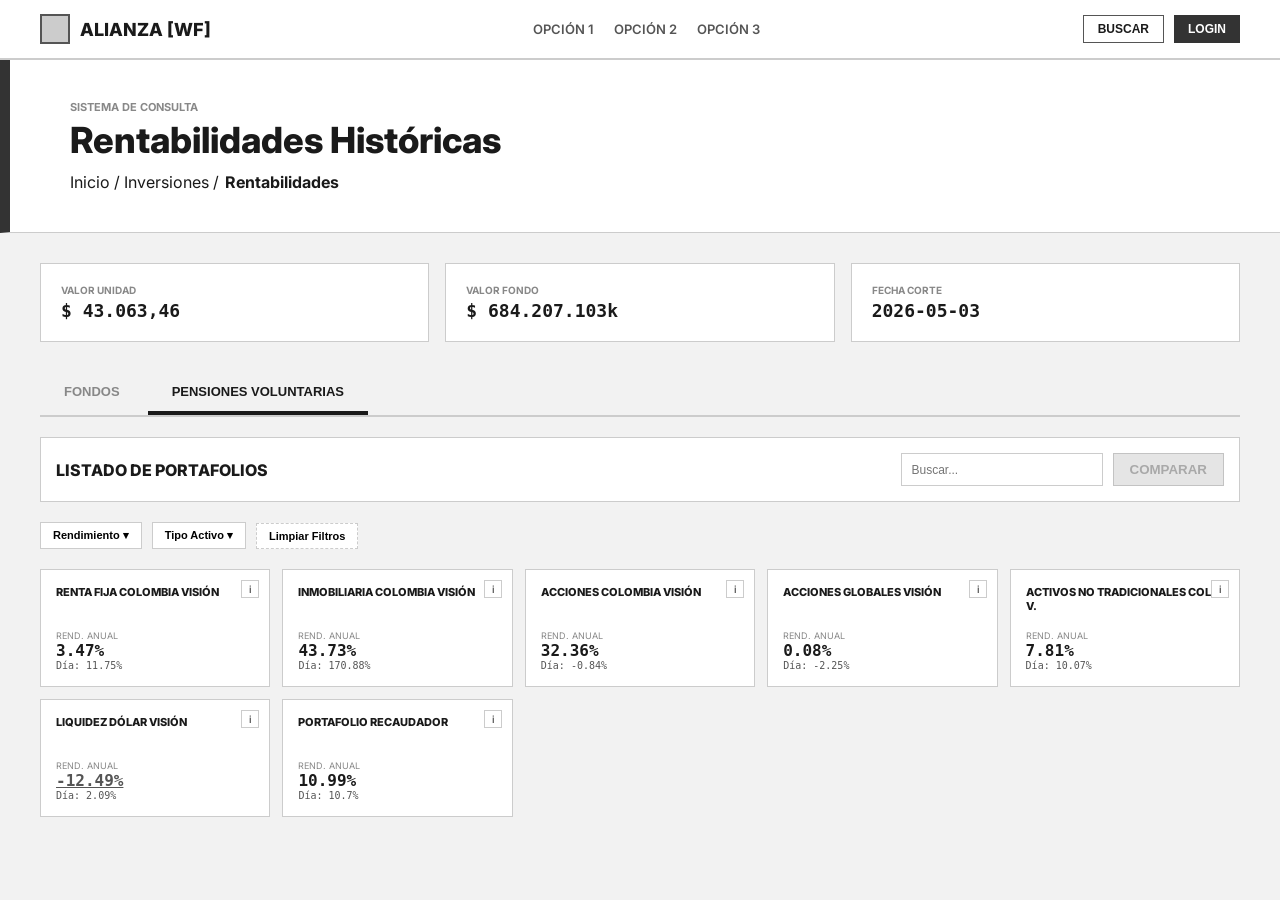
<file: old/index.html>
<html lang="es"><head>
<meta charset="UTF-8">
<meta name="viewport" content="width=device-width, initial-scale=1.0">
<title>Wireframe - Rentabilidades Alianza</title>
<style>
@import url('https://fonts.googleapis.com/css2?family=Inter:wght@300;400;600;700;800&display=swap');
*,*::before,*::after{box-sizing:border-box;margin:0;padding:0}
:root{
  /* Escala de Grises Wireframe */
  --black: #1a1a1a;
  --gray900: #333333;
  --gray700: #555555;
  --gray500: #888888;
  --gray300: #cccccc;
  --gray200: #e0e0e0;
  --gray100: #f2f2f2;
  --white: #ffffff;
  --radius: 4px; /* Bordes más rectos para estilo wireframe */
  --shadow: 0 1px 3px rgba(0,0,0,0.1);
  --tr: .15s ease-in-out;
}
body{font-family:'Inter', sans-serif;background:var(--gray100);color:var(--black);min-height:100vh}

/* NAVBAR WIREFRAME */
.navbar{background:var(--white);border-bottom:2px solid var(--gray300);padding:0 40px;height:60px;display:flex;align-items:center;justify-content:space-between;position:sticky;top:0;z-index:100}
.nb{display:flex;align-items:center;gap:10px}
.nb-logo{width:30px;height:30px;background:var(--gray300);border:2px solid var(--gray700)}
.nb-txt{color:var(--black);font-weight:800;font-size:18px;text-transform:uppercase}
.nl{display:flex;gap:20px}
.nl a{color:var(--gray700);text-decoration:none;font-size:13px;font-weight:600}
.na{display:flex;gap:10px}
.btn-b{background:var(--white);border:1px solid var(--gray700);color:var(--black);padding:6px 14px;font-size:12px;font-weight:600;cursor:pointer}
.btn-i{background:var(--gray900);color:var(--white);border:none;padding:6px 14px;font-size:12px;font-weight:600;cursor:pointer}

/* HERO WIREFRAME */
.hero{background:var(--white);border-bottom:1px solid var(--gray300);padding:40px 60px;border-left:10px solid var(--gray900)}
.hero-lbl{color:var(--gray500);font-size:11px;text-transform:uppercase;margin-bottom:4px;font-weight:700}
.hero-title{color:var(--black);font-size:36px;font-weight:800}
.bc{display:flex;gap:6px;margin-top:10px}
.bc a, .bc span{color:var(--gray500);font-size:12px;text-decoration:none}

/* LAYOUT */
.wrap{max-width:1400px;margin:0 auto;padding:0 40px}

/* SUMMARY WIREFRAME */
.sum{display:grid;grid-template-columns:repeat(3,1fr);gap:16px;margin:30px 0}
.sum-card{background:var(--white);border:1px solid var(--gray300);padding:20px;text-align:left}
.sum-lbl{font-size:10px;text-transform:uppercase;color:var(--gray500);font-weight:700;margin-bottom:4px}
.sum-val{font-size:18px;font-weight:800;color:var(--black);font-family:monospace}

/* TABS WIREFRAME */
.tabs-w{margin-bottom:20px;border-bottom:2px solid var(--gray300)}
.tab-btn{padding:12px 24px;font-size:13px;font-weight:700;color:var(--gray500);background:none;border:none;cursor:pointer;border-bottom:4px solid transparent}
.tab-btn.active{color:var(--black);border-bottom-color:var(--black)}

/* TOOLBAR WIREFRAME */
.tb{display:flex;align-items:center;justify-content:space-between;margin-bottom:20px;padding:15px;background:var(--white);border:1px solid var(--gray300)}
.tb-title{font-size:16px;font-weight:800;text-transform:uppercase}
.badge{background:var(--gray700);color:var(--white);font-size:10px;padding:2px 8px;border-radius:2px;display:none}
.badge.vis{display:inline-block}
.sbox{border:1px solid var(--gray300);padding:6px 10px;display:flex;align-items:center;gap:8px}
.sbox input{border:none;outline:none;font-size:12px;width:180px}
.btn-cmp{background:var(--gray300);color:var(--gray700);border:1px solid var(--gray500);padding:8px 16px;font-weight:700;cursor:pointer;opacity:0.5}
.btn-cmp.on{background:var(--black);color:var(--white);opacity:1}

/* FILTERS WIREFRAME */
.fbar{display:flex;gap:10px;margin-bottom:20px;align-items:center;flex-wrap:wrap}
.chip{background:var(--white);border:1px solid var(--gray300);padding:6px 12px;font-size:11px;font-weight:700;cursor:pointer;display:flex;align-items:center;gap:6px}
.chip.active, .chip.has-filter{border-color:var(--black);background:var(--gray200)}
.chip-dd{display:none;position:absolute;top:100%;left:0;background:var(--white);border:1px solid var(--black);z-index:50;min-width:180px;padding:4px;box-shadow:var(--shadow)}
.chip-dd.open{display:block}
.dd-item{padding:8px;font-size:12px;cursor:pointer}
.dd-item:hover{background:var(--gray100)}
.dd-item.sel{font-weight:800;text-decoration:underline}

/* GRID & CARDS WIREFRAME */
.grid{display:grid;grid-template-columns:repeat(5,1fr);gap:12px}
.card{background:var(--white);border:1px solid var(--gray300);padding:15px;position:relative;cursor:pointer}
.card:hover{border-color:var(--gray700)}
.card.sel{border:2px solid var(--black);background:var(--gray100)}
.card-name{font-size:11px;font-weight:800;margin-bottom:15px;height:30px;overflow:hidden;text-transform:uppercase}
.card-icon{position:absolute;top:10px;right:10px;width:18px;height:18px;border:1px solid var(--gray300);display:flex;align-items:center;justify-content:center;font-size:10px;background:white}
.card.sel .card-icon{background:var(--black);color:var(--white);border-color:var(--black)}

.card-main-lbl{font-size:9px;color:var(--gray500);text-transform:uppercase}
.card-main-val{font-size:16px;font-weight:800;font-family:monospace}
.card-sec-val{font-size:10px;color:var(--gray700);font-family:monospace}

/* MODAL WIREFRAME */
.mo{display:none;position:fixed;inset:0;background:rgba(0,0,0,0.5);z-index:200;align-items:center;justify-content:center}
.mo.open{display:flex}
.md{background:var(--white);width:90%;max-width:1100px;border:2px solid var(--black);max-height:90vh;overflow:auto}
.md-h{padding:20px;border-bottom:1px solid var(--gray300);display:flex;justify-content:space-between;align-items:center}
.md-b{padding:20px}
.ct{width:100%;border-collapse:collapse;font-size:12px}
.ct th{background:var(--gray200);padding:10px;text-align:left;border:1px solid var(--gray300)}
.ct td{padding:10px;border:1px solid var(--gray300);font-family:monospace}

/* INDICADORES WIREFRAME */
.tp{color:var(--black);font-weight:800} /* Positivo en wireframe es solo bold */
.tn{color:var(--gray700);text-decoration: underline;} /* Negativo con subrayado */

.pag{display:flex;justify-content:center;gap:5px;margin:30px 0}
.pag-btn{padding:5px 10px;border:1px solid var(--gray300);background:var(--white);cursor:pointer}
.pag-btn.active{background:var(--black);color:var(--white)}

@media(max-width:1100px){.grid{grid-template-columns:repeat(3,1fr)}}
@media(max-width:700px){.grid{grid-template-columns:repeat(2,1fr)}}
</style>
</head>
<body>

<nav class="navbar">
  <div class="nb">
    <div class="nb-logo"></div>
    <span class="nb-txt">ALIANZA [WF]</span>
  </div>
  <div class="nl">
    <a href="#">OPCIÓN 1</a><a href="#">OPCIÓN 2</a><a href="#">OPCIÓN 3</a>
  </div>
  <div class="na">
    <button class="btn-b">BUSCAR</button>
    <button class="btn-i">LOGIN</button>
  </div>
</nav>

<div class="hero">
  <div class="hero-lbl">SISTEMA DE CONSULTA</div>
  <h1 class="hero-title">Rentabilidades Históricas</h1>
  <div class="bc">Inicio / Inversiones / <b>Rentabilidades</b></div>
</div>

<div class="wrap">
  <div class="sum">
    <div class="sum-card"><div class="sum-lbl">VALOR UNIDAD</div><div class="sum-val">$ 43.063,46</div></div>
    <div class="sum-card"><div class="sum-lbl">VALOR FONDO</div><div class="sum-val">$ 684.207.103k</div></div>
    <div class="sum-card"><div class="sum-lbl">FECHA CORTE</div><div class="sum-val">2026-05-03</div></div>
  </div>

  <div class="tabs-w">
    <button class="tab-btn">FONDOS</button>
    <button class="tab-btn active">PENSIONES VOLUNTARIAS</button>
  </div>

  <div class="tb">
    <div class="tb-l">
      <span class="tb-title">Listado de Portafolios</span>
      <span class="badge" id="bdg">0 seleccionados</span>
    </div>
    <div class="tb-r" style="display:flex; gap:10px;">
      <div class="sbox">
        <input type="text" placeholder="Buscar..." oninput="flt(this.value)" id="si">
      </div>
      <button class="btn-cmp" id="bco" onclick="openM()">COMPARAR</button>
    </div>
  </div>

  <div class="fbar">
    <div class="chip-wrap" style="position:relative">
        <button class="chip" onclick="toggleDD('rend')">Rendimiento ▾</button>
        <div class="chip-dd" id="dd-rend">
            <div class="dd-item" onclick="setFilter('rend', this)" data-val="alto">Alto (>15%)</div>
            <div class="dd-item" onclick="setFilter('rend', this)" data-val="medio">Medio</div>
            <div class="dd-item" onclick="setFilter('rend', this)" data-val="bajo">Bajo</div>
        </div>
    </div>
    <div class="chip-wrap" style="position:relative">
        <button class="chip" onclick="toggleDD('tipo')">Tipo Activo ▾</button>
        <div class="chip-dd" id="dd-tipo">
            <div class="dd-item" onclick="setFilter('tipo', this)" data-val="rf">Renta Fija</div>
            <div class="dd-item" onclick="setFilter('tipo', this)" data-val="ac">Acciones</div>
        </div>
    </div>
    <button class="chip" onclick="clearAllFilters()" style="border-style:dashed">Limpiar Filtros</button>
  </div>

  <div class="grid" id="grid"></div>
  <div class="pag" id="pag"></div>
</div>

<div class="mo" id="mo" onclick="omc(event)">
  <div class="md">
    <div class="md-h">
      <div class="md-ht">TABLA COMPARATIVA</div>
      <button onclick="closeM()" style="cursor:pointer"> [CERRAR X] </button>
    </div>
    <div class="md-b">
      <div id="cc"></div>
    </div>
  </div>
</div>

<script>
// Se mantiene la misma data que proporcionaste
const ALL_P = [
  {id:1,nm:"Renta Fija Colombia Visión", ac:2.87, di:11.75, me:14.36, se:-5.79, ua:3.47, d2:4.25, d3:7.46, tipo:'rf', riesgo:'con'},
  {id:2,nm:"Inmobiliaria Colombia Visión", ac:92.02, di:170.88,me:204.36,se:47.08, ua:43.73, d2:18.68, d3:6.53, tipo:'in', riesgo:'agr'},
  {id:3,nm:"Acciones Colombia Visión", ac:21.29, di:-0.84, me:-36.69,se:23.06, ua:32.36, d2:30.67, d3:31.37, tipo:'ac', riesgo:'agr'},
  {id:4,nm:"Acciones Globales Visión", ac:0.63, di:-2.25, me:73.78, se:-2.14, ua:0.08, d2:7.5, d3:2.95, tipo:'ac', riesgo:'agr'},
  {id:5,nm:"Activos No Tradicionales Col. V.", ac:8.86, di:10.07, me:10.85, se:7.76, ua:7.81, d2:8.48, d3:9.28, tipo:'al', riesgo:'mod'},
  {id:6,nm:"Liquidez Dólar Visión", ac:-7.9, di:2.09, me:-9.78, se:-9.98, ua:-12.49,d2:-1.26, d3:-5.79, tipo:'lq', riesgo:'con'},
  {id:12,nm:"Portafolio Recaudador", ac:23.93, di:10.7, me:8.76, se:18.57, ua:10.99, d2:7.52, d3:8.3, tipo:'ba', riesgo:'mod'},
  // ... más data simulada para el wireframe
];

const COLS=[{k:'ua',l:'Año'},{k:'ac',l:'Corrido'},{k:'se',l:'6 Meses'},{k:'me',l:'Mes'},{k:'di',l:'Día'}];

let sel = new Set();
let filters = {rend:null, tipo:null};
let searchQ = '';

function renderGrid() {
    const container = document.getElementById('grid');
    let list = ALL_P.filter(p => {
        const matchesSearch = p.nm.toLowerCase().includes(searchQ.toLowerCase());
        const matchesTipo = !filters.tipo || p.tipo === filters.tipo;
        return matchesSearch && matchesTipo;
    });

    container.innerHTML = list.map(p => `
        <div class="card ${sel.has(p.id)?'sel':''}" onclick="tgl(${p.id})">
            <div class="card-icon">${sel.has(p.id)?'✓':'i'}</div>
            <div class="card-name">${p.nm}</div>
            <div class="card-main">
                <div class="card-main-lbl">Rend. Anual</div>
                <div class="card-main-val ${p.ua<0?'tn':'tp'}">${p.ua || 0}%</div>
            </div>
            <div class="card-sec-val">Día: ${p.di || 0}%</div>
        </div>
    `).join('');
}

function tgl(id) {
    if(sel.has(id)) sel.delete(id);
    else sel.add(id);
    
    document.getElementById('bdg').innerText = `${sel.size} seleccionados`;
    document.getElementById('bdg').classList.toggle('vis', sel.size > 0);
    document.getElementById('bco').classList.toggle('on', sel.size > 0);
    renderGrid();
}

function flt(val) { searchQ = val; renderGrid(); }

function toggleDD(id) {
    document.querySelectorAll('.chip-dd').forEach(d => {
        if(d.id !== 'dd-'+id) d.classList.remove('open');
    });
    document.getElementById('dd-'+id).classList.toggle('open');
}

function setFilter(type, el) {
    filters[type] = el.dataset.val;
    el.parentElement.classList.remove('open');
    renderGrid();
}

function clearAllFilters() {
    filters = {rend:null, tipo:null};
    searchQ = '';
    document.getElementById('si').value = '';
    renderGrid();
}

function openM() {
    if(sel.size === 0) return;
    const items = ALL_P.filter(p => sel.has(p.id));
    let html = `<table class="ct"><thead><tr><th>Indicador</th>`;
    items.forEach(p => html += `<th>${p.nm}</th>`);
    html += `</tr></thead><tbody>`;
    
    COLS.forEach(c => {
        html += `<tr><td>${c.l}</td>`;
        items.forEach(p => {
            const val = p[c.k] || 0;
            html += `<td class="${val<0?'tn':'tp'}">${val}%</td>`;
        });
        html += `</tr>`;
    });
    
    html += `</tbody></table>`;
    document.getElementById('cc').innerHTML = html;
    document.getElementById('mo').classList.add('open');
}

function closeM() { document.getElementById('mo').classList.remove('open'); }
function omc(e) { if(e.target.id === 'mo') closeM(); }

renderGrid();
</script>
</body></html>
</file>
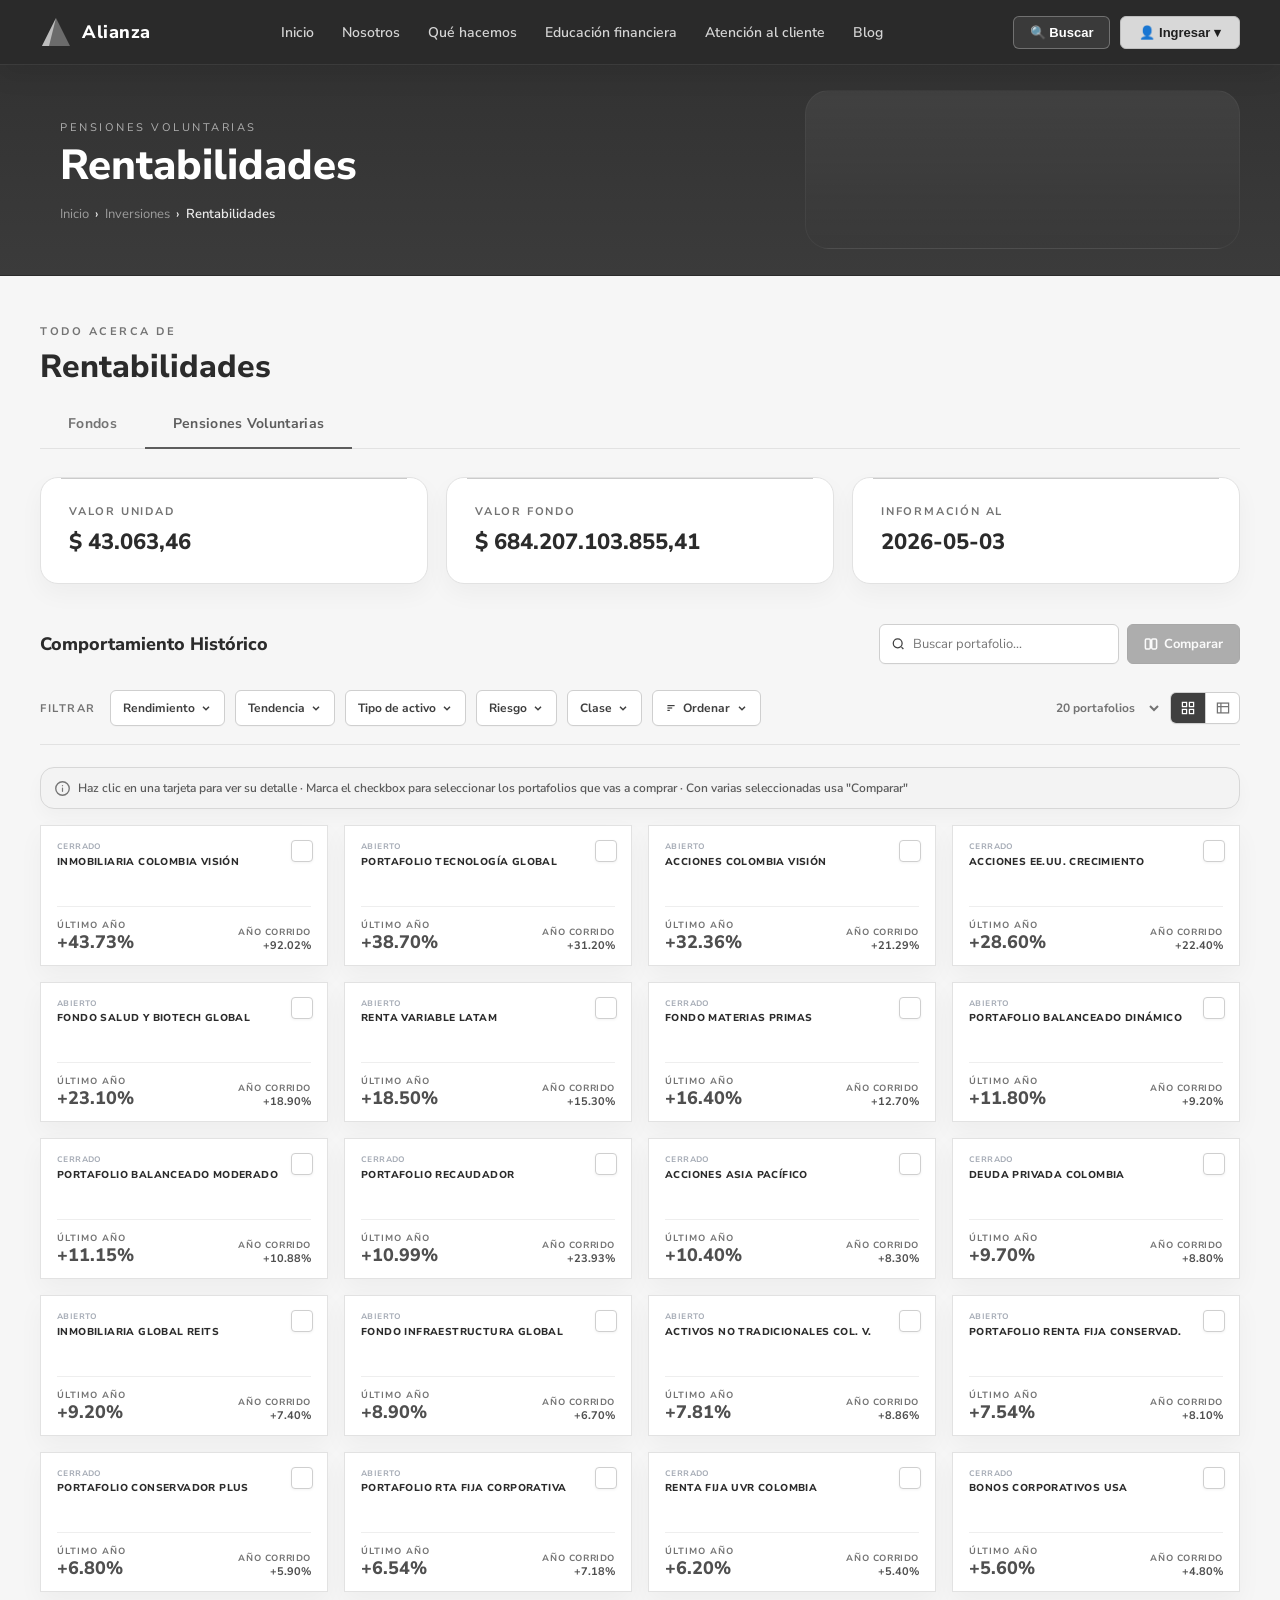
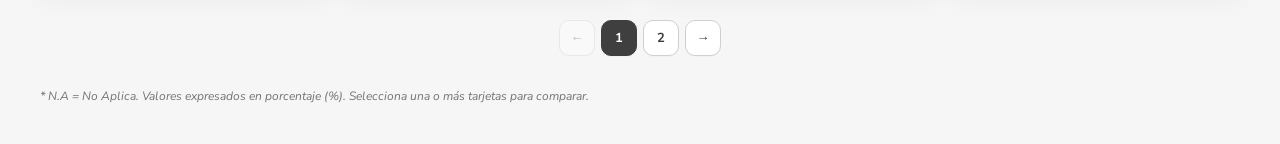
<file: demo_rentabilidades_portafolio-v2.html>
<html lang="es"><head>
<meta charset="UTF-8">
<meta name="viewport" content="width=device-width, initial-scale=1.0">
<title>Rentabilidades – Pensiones Voluntarias · Alianza (Prototipo)</title>
<style>
@import url('https://fonts.googleapis.com/css2?family=Nunito+Sans:ital,wght@0,300;0,400;0,600;0,700;0,800;1,400&display=swap');
*,*::before,*::after{box-sizing:border-box;margin:0;padding:0}
:root{
  --navy:#2b2b2b;--blue:#5d5d5d;--teal:#8a8a8a;--accent:#d9d9d9;
  --green:#4f4f4f;--red:#1f1f1f;
  --gray50:#f8f8f8;--gray100:#eeeeee;--gray200:#e2e2e2;--gray300:#cfcfcf;--gray500:#737373;--gray700:#3f3f3f;
  --white:#ffffff;--radius:14px;
  --shadow:0 10px 24px rgba(0,0,0,.04);--shadowHover:0 16px 32px rgba(0,0,0,.08);
  --tr:.22s ease;
}
body{font-family:'Nunito Sans',sans-serif;background:#f6f6f6;color:var(--gray700);min-height:100vh}

/* NAVBAR */
.navbar{background:#2a2a2a;padding:0 40px;height:64px;display:flex;align-items:center;justify-content:space-between;position:sticky;top:0;z-index:100;box-shadow:0 1px 0 rgba(255,255,255,.06),0 12px 24px rgba(0,0,0,.08)}
.nb{display:flex;align-items:center;gap:10px}
.nb-txt{color:#fff;font-weight:800;font-size:18px;letter-spacing:.5px}
.nl{display:flex;gap:28px}
.nl a{color:rgba(255,255,255,.8);text-decoration:none;font-size:14px;font-weight:600;transition:color var(--tr)}
.nl a:hover{color:#fff}
.na{display:flex;gap:10px;align-items:center}
.btn-b{background:rgba(255,255,255,.08);border:1px solid rgba(255,255,255,.28);color:#fff;padding:8px 16px;border-radius:6px;font-size:13px;font-weight:600;cursor:pointer}
.btn-i{background:#d8d8d8;color:#1f1f1f;border:1px solid #bdbdbd;padding:8px 18px;border-radius:6px;font-size:13px;font-weight:800;cursor:pointer}

/* HERO */
.hero{background:linear-gradient(180deg,#323232 0%,#3b3b3b 100%);padding:56px 60px 52px;position:relative;overflow:hidden;border-bottom:1px solid #2b2b2b}
.hero::after{content:'';position:absolute;right:40px;top:26px;bottom:26px;width:34%;background:linear-gradient(180deg,rgba(255,255,255,.12) 0%,rgba(255,255,255,0) 100%);border:1px solid rgba(255,255,255,.08);border-radius:24px;pointer-events:none;opacity:.55}
.hero-lbl{color:rgba(255,255,255,.6);font-size:11px;letter-spacing:2.5px;text-transform:uppercase;margin-bottom:8px}
.hero-title{color:#fff;font-size:42px;font-weight:800;line-height:1.1}
.bc{display:flex;gap:6px;align-items:center;margin-top:16px}
.bc a{color:rgba(255,255,255,.5);font-size:13px;text-decoration:none}
.bc-s{color:rgba(255,255,255,.3);font-size:13px}
.bc span{color:rgba(255,255,255,.9);font-size:13px;font-weight:600}

/* LAYOUT */
.wrap{max-width:1280px;margin:0 auto;padding:0 40px}
.sh{padding:48px 0 10px}
.sh-lbl{font-size:11px;letter-spacing:2.5px;text-transform:uppercase;color:var(--gray500);font-weight:700;margin-bottom:6px}
.sh-title{font-size:32px;font-weight:800;color:var(--navy)}

/* SUMMARY */
.sum{display:grid;grid-template-columns:repeat(3,1fr);gap:18px;margin:28px 0 40px}
.sum-card{background:var(--white);border-radius:18px;padding:26px 28px;box-shadow:var(--shadow);position:relative;overflow:hidden;border:1px solid var(--gray200)}
.sum-card::before{content:'';position:absolute;top:0;left:20px;right:20px;height:1px;background:#cbcbcb}
.sum-lbl{font-size:11px;letter-spacing:1.8px;text-transform:uppercase;color:var(--gray500);font-weight:700;margin-bottom:8px}
.sum-val{font-size:22px;font-weight:800;color:var(--navy)}

/* TABS */
.tabs-w{margin-bottom:28px;border-bottom:1px solid var(--gray200)}
.tabs{display:flex}
.tab-btn{padding:16px 28px 14px;font-size:14px;font-weight:700;color:var(--gray500);background:none;border:none;cursor:pointer;border-bottom:2px solid transparent;margin-bottom:-1px;transition:all var(--tr);letter-spacing:.3px;font-family:inherit}
.tab-btn:hover{color:var(--navy)}
.tab-btn.active{color:var(--blue);border-bottom-color:var(--blue)}
.fondos-ph{background:var(--white);border-radius:18px;padding:60px 40px;text-align:center;box-shadow:var(--shadow);color:var(--gray500);display:none;border:1px solid var(--gray200)}
.fondos-ph.vis{display:block}
.fondos-ph p{font-size:15px;font-weight:600;margin-top:14px}
.pv{display:none}
.pv.vis{display:block}

/* TOOLBAR */
.tb{display:flex;align-items:center;justify-content:space-between;margin-bottom:14px;flex-wrap:wrap;gap:12px}
.tb-l{display:flex;align-items:center;gap:10px}
.tb-title{font-size:18px;font-weight:800;color:var(--navy)}
.badge{background:var(--gray700);color:#fff;font-size:11px;font-weight:700;padding:4px 10px;border-radius:999px;display:none}
.badge.vis{display:inline-block}
.tb-r{display:flex;gap:8px;align-items:center}
.btn-cmp{background:#575757;color:#fff;border:1px solid #4a4a4a;padding:10px 16px;border-radius:6px;font-size:13px;font-weight:700;cursor:pointer;transition:all var(--tr);display:flex;align-items:center;gap:6px;opacity:.45;pointer-events:none;font-family:inherit}
.btn-cmp.on{opacity:1;pointer-events:all}
.btn-cmp.on:hover{background:#303030}
.btn-clr{background:#fff;color:var(--gray500);border:1px solid var(--gray300);padding:10px 14px;border-radius:6px;font-size:13px;font-weight:700;cursor:pointer;transition:all var(--tr);display:none;font-family:inherit}
.btn-clr.vis{display:block}
.btn-clr:hover{background:var(--gray50);color:var(--gray700)}
.sbox{display:flex;align-items:center;gap:8px;background:var(--white);border:1px solid var(--gray300);border-radius:6px;padding:10px 12px;width:240px;transition:border-color var(--tr),box-shadow var(--tr);box-shadow:0 1px 0 rgba(0,0,0,.02)}
.sbox:focus-within{border-color:var(--gray700)}
.sbox input{border:none;outline:none;font-family:inherit;font-size:13px;width:100%;color:var(--gray700)}

/* ── FILTER BAR ── */
.fbar{display:flex;align-items:center;gap:10px;flex-wrap:wrap;margin-bottom:22px;padding:12px 0 18px;border-bottom:1px solid var(--gray200)}
.fbar-lbl{font-size:11px;font-weight:700;color:var(--gray500);letter-spacing:1.5px;text-transform:uppercase;white-space:nowrap;margin-right:4px}

/* Chip base */
.chip{position:relative;display:inline-flex;align-items:center;gap:5px;padding:9px 12px;border-radius:6px;border:1px solid var(--gray300);background:var(--white);font-family:inherit;font-size:12px;font-weight:700;color:var(--gray700);cursor:pointer;user-select:none;transition:all .18s ease;white-space:nowrap;box-shadow:0 1px 0 rgba(0,0,0,.02)}
.chip:hover{border-color:var(--gray700);color:var(--gray700);background:#f3f3f3}
.chip.active{border-color:var(--gray700);background:var(--gray700);color:#fff}
.chip svg{flex-shrink:0;transition:transform .18s ease}
.chip.open svg{transform:rotate(180deg)}
.chip-dot{width:6px;height:6px;border-radius:50%;background:#9d9d9d;display:none;flex-shrink:0}
.chip.active .chip-dot{display:block;background:#fff}
.chip.has-filter{border-color:var(--gray700);color:var(--gray700);background:#efefef}
.chip.has-filter .chip-dot{display:block}

/* Sort chip is slightly different */
.chip-sort{gap:6px}

/* Chip dropdown */
.chip-wrap{position:relative}
.chip-dd{display:none;position:absolute;top:calc(100% + 6px);left:0;background:#fff;border:1px solid var(--gray200,#dde1ea);border-radius:14px;box-shadow:0 18px 36px rgba(0,0,0,.10);z-index:50;min-width:220px;padding:8px;overflow:hidden}
.chip-dd.open{display:block}
.dd-item{display:flex;align-items:center;gap:10px;padding:10px 12px;border-radius:10px;cursor:pointer;font-size:13px;font-weight:600;color:var(--gray700);transition:background .15s ease;white-space:nowrap}
.dd-item:hover{background:var(--gray50)}
.dd-item.sel{color:var(--gray700);background:#efefef}
.dd-item.sel::after{content:'✓';margin-left:auto;font-weight:800;color:var(--gray700)}
.dd-sep{height:1px;background:var(--gray100);margin:4px 0}
.chip-clr-all{display:none;align-items:center;gap:6px;padding:6px 10px;border-radius:7px;font-size:11px;font-weight:700;color:var(--gray500);cursor:pointer;letter-spacing:.5px;text-transform:uppercase;transition:color .15s}
.chip-clr-all:hover{color:var(--gray700)}
.chip-clr-all.vis{display:flex}

.view-tools{margin-left:auto;display:flex;align-items:center;gap:8px}
.view-toggle{display:flex;align-items:center;border:1px solid var(--gray300);background:#fff;border-radius:6px;overflow:hidden;box-shadow:0 1px 0 rgba(0,0,0,.02)}
.view-btn{width:34px;height:30px;border:none;background:transparent;color:var(--gray500);display:flex;align-items:center;justify-content:center;cursor:pointer;transition:all .18s ease}
.view-btn + .view-btn{border-left:1px solid var(--gray300)}
.view-btn:hover{background:var(--gray50);color:var(--gray700)}
.view-btn.active{background:var(--gray700);color:#fff}

/* Results count */
.res-count{font-size:12px;color:var(--gray500);font-weight:600;margin-left:auto}

/* ── COMPACT CARD GRID ── */
.grid{display:grid;grid-template-columns:repeat(5,1fr);gap:16px;margin-bottom:28px}
.grid.table-mode{display:block}
.card{background:var(--white);border-radius:0;padding:16px 16px 14px;box-shadow:var(--shadow);cursor:pointer;transition:all var(--tr);border:1px solid var(--gray200);position:relative;user-select:none}
.card:hover{box-shadow:var(--shadowHover);transform:translateY(-3px);border-color:#bdbdbd}
.card.sel{border-color:var(--gray700);background:linear-gradient(180deg,#f2f2f2 0%,#fff 100%)}
.card.sel::before{content:'';position:absolute;top:0;left:18px;right:18px;height:2px;background:#8f8f8f}

/* Info / Check icon */
.card-icon{position:absolute;top:14px;right:14px;display:flex;flex-direction:column;align-items:center;gap:4px;cursor:pointer;z-index:2}
.card-icon:hover .ci-ring{border-color:var(--gray700);transform:scale(1.05)}
.card-icon:hover .ci-lbl{opacity:1}
.ci-ring{width:22px;height:22px;border-radius:4px;border:1px solid var(--gray300);background:var(--white);display:flex;align-items:center;justify-content:center;transition:all .18s ease;color:transparent;opacity:1;font-size:13px;font-weight:800;line-height:1;flex-shrink:0;user-select:none;box-shadow:0 1px 3px rgba(0,0,0,.05)}
.card.sel .ci-ring{border-color:var(--gray700);background:var(--gray700);color:#fff}
.ci-lbl{font-size:8px;font-weight:800;color:var(--gray700);text-transform:uppercase;letter-spacing:.4px;opacity:0;transition:opacity .18s ease;white-space:nowrap;position:absolute;top:28px;right:-6px}

/* Card name */
.card-class{font-size:8px;font-weight:700;color:#a6acb6;text-transform:uppercase;letter-spacing:.4px;line-height:1.2;margin-bottom:4px;padding-right:30px}
.card-name{font-size:10px;font-weight:800;color:var(--navy);text-transform:uppercase;letter-spacing:.4px;line-height:1.35;margin-bottom:18px;padding-right:30px;min-height:32px}

/* hover detail button removed */

/* Metrics row — side by side */
.card-metrics{display:flex;align-items:flex-end;justify-content:space-between;gap:12px;margin-top:8px;padding-top:12px;border-top:1px solid var(--gray100)}
.card-main{flex:1}
.card-main-lbl{font-size:9px;font-weight:700;color:var(--gray500);text-transform:uppercase;letter-spacing:1px;margin-bottom:2px}
.card-main-val{font-size:18px;font-weight:800;line-height:1}
.card-main-val.p{color:var(--green)}.card-main-val.n{color:var(--red)}.card-main-val.z{color:var(--navy)}

/* Secondary metric — Año Corrido */
.card-sec{text-align:right}
.card-sec-lbl{font-size:9px;font-weight:700;color:var(--gray500);text-transform:uppercase;letter-spacing:.6px;display:block;margin-bottom:2px}
.card-sec-val{font-size:11px;font-weight:700;line-height:1;display:block}
.card-sec-val.p{color:var(--green)}.card-sec-val.n{color:var(--red)}.card-sec-val.z{color:var(--navy)}

/* tags removed */

/* MODAL */
.mo{display:none;position:fixed;inset:0;background:rgba(24,24,24,.42);backdrop-filter:blur(6px);z-index:200;align-items:center;justify-content:center;padding:24px}
.mo.open{display:flex}
.md{background:#fff;border-radius:24px;width:100%;max-width:1200px;max-height:88vh;overflow-y:auto;box-shadow:0 24px 60px rgba(0,0,0,.18);animation:su .25s ease;border:1px solid rgba(255,255,255,.5)}
@keyframes su{from{transform:translateY(20px);opacity:0}to{transform:translateY(0);opacity:1}}
.md-h{padding:24px 32px 16px;border-bottom:1px solid var(--gray100);display:flex;align-items:center;justify-content:space-between;position:sticky;top:0;background:#fff;z-index:10;border-radius:24px 24px 0 0}
.md-hl{font-size:11px;letter-spacing:2px;text-transform:uppercase;color:var(--gray500);font-weight:700}
.md-ht{font-size:20px;font-weight:800;color:var(--navy);margin-top:2px}
.md-cl{width:36px;height:36px;border-radius:50%;border:1px solid var(--gray300);background:none;cursor:pointer;display:flex;align-items:center;justify-content:center;color:var(--gray500);font-size:18px;font-weight:700;transition:all var(--tr);font-family:inherit}
.md-cl:hover{background:var(--gray50);color:var(--navy)}
.md-b{padding:24px 32px 32px;overflow-x:auto}
.ct{width:100%;border-collapse:collapse;table-layout:fixed}
.ct th,.ct td{padding:12px 16px;text-align:left;border-bottom:1px solid var(--gray100);word-break:break-word}
.ct th{background:var(--gray50);font-size:11px;letter-spacing:1.5px;text-transform:uppercase;color:var(--gray500);font-weight:700;white-space:normal}
.ct th.ph{background:#4a4a4a;color:#fff;font-size:11px;padding:12px 16px;text-transform:uppercase;font-weight:700;white-space:normal}
.ct th:first-child,.ct td:first-child{width:130px;background:var(--gray50);font-size:11px;font-weight:700;color:var(--gray700);text-transform:uppercase;letter-spacing:.3px;white-space:nowrap}
.ct td:not(:first-child){font-size:15px;font-weight:800;text-align:left}
.ct tbody tr:hover td{background:#f7f7f7}
.tp{color:var(--green)}.tn{color:var(--red)}.tz{color:var(--navy)}
.leg{margin-top:20px;display:flex;gap:20px;flex-wrap:wrap}
.leg-i{display:flex;align-items:center;gap:6px;font-size:12px;color:var(--gray500)}
.leg-d{width:8px;height:8px;border-radius:50%}
.fn{font-size:12px;color:var(--gray500);margin-top:8px;font-style:italic;padding-bottom:40px}

/* ── PAGINATOR ── */
.pag{display:flex;align-items:center;justify-content:center;gap:6px;margin:8px 0 32px}
.pag-btn{width:36px;height:36px;border-radius:10px;border:1px solid var(--gray300);background:var(--white);font-family:inherit;font-size:13px;font-weight:700;color:var(--gray700);cursor:pointer;transition:all .18s ease;display:flex;align-items:center;justify-content:center;box-shadow:0 1px 0 rgba(0,0,0,.02)}
.pag-btn:hover{border-color:var(--gray700);color:var(--gray700)}
.pag-btn.active{background:var(--gray700);border-color:var(--gray700);color:#fff}
.pag-btn:disabled{opacity:.35;cursor:default;pointer-events:none}
.pag-dots{font-size:13px;color:var(--gray500);padding:0 4px}

/* ── ONBOARDING HINT ── */
.hint{display:flex;align-items:center;gap:8px;background:#f3f3f3;border:1px solid #d7d7d7;border-radius:14px;padding:12px 14px;margin-bottom:16px;transition:opacity .4s ease,max-height .4s ease;overflow:hidden;max-height:60px;box-shadow:0 8px 18px rgba(0,0,0,.03)}
.hint.hidden{opacity:0;max-height:0;padding:0;border:none;margin:0;pointer-events:none}
.hint-ico{color:var(--gray700);flex-shrink:0;opacity:.7}
.hint-txt{font-size:12px;font-weight:600;color:var(--gray700);opacity:.85}


.empty{text-align:center;padding:60px 20px;color:var(--gray500);grid-column:1/-1}
.empty p{font-size:14px;font-weight:600;margin-top:12px}

/* ── TABLE VIEW ── */
.tv-wrap{background:#fff;border:1px solid var(--gray200);box-shadow:var(--shadow);overflow-x:auto}
.tv-wrap{width:100%}
.tv{width:100%;border-collapse:collapse;min-width:880px}
.tv th,.tv td{padding:12px 10px;border-bottom:1px solid var(--gray100);text-align:left;font-size:12px;white-space:nowrap}
.tv th{font-size:10px;letter-spacing:1px;text-transform:uppercase;color:var(--gray500);font-weight:700;background:var(--gray50)}
.tv td{color:var(--gray700);font-weight:600}
.tv tbody tr:hover{background:#fafafa}
.tv-chk-col{width:44px;text-align:center}
.tv-portfolio{min-width:240px;font-weight:800;color:var(--navy)}
.tv-metric{display:flex;flex-direction:column;gap:2px;min-width:104px}
.tv-metric-lbl{font-size:10px;letter-spacing:.5px;text-transform:uppercase;color:var(--gray500);font-weight:700}
.tv-metric-val{font-size:12px;font-weight:800;color:var(--gray700)}
.tv-empty{text-align:center;padding:36px 20px;color:var(--gray500);font-size:13px;font-weight:600}
.row-chk{display:inline-flex;align-items:center;justify-content:center;width:18px;height:18px;border:1px solid var(--gray300);background:#fff;color:transparent;cursor:pointer;user-select:none;font-size:12px;line-height:1;transition:all .15s ease}
.row-chk.on{border-color:var(--gray700);background:var(--gray700);color:#fff}

@media(max-width:1300px){.grid{grid-template-columns:repeat(4,1fr)}}
@media(max-width:1050px){.grid{grid-template-columns:repeat(3,1fr)}}
@media(max-width:800px){.grid{grid-template-columns:repeat(2,1fr)}.navbar .nl,.navbar .na{display:none}.sum{grid-template-columns:1fr}.view-tools{width:100%;justify-content:flex-end}}
@media(max-width:500px){.grid{grid-template-columns:repeat(2,1fr)}}
</style>
</head>
<body>
<nav class="navbar">
  <div class="nb">
    <svg width="32" height="32" viewBox="0 0 32 32" fill="none"><polygon points="16,2 2,30 30,30" fill="#6b6b6b"></polygon><polygon points="16,2 2,30 9,30" fill="#bdbdbd"></polygon></svg>
    <span class="nb-txt">Alianza</span>
  </div>
  <div class="nl">
    <a href="#">Inicio</a><a href="#">Nosotros</a><a href="#">Qué hacemos</a>
    <a href="#">Educación financiera</a><a href="#">Atención al cliente</a><a href="#">Blog</a>
  </div>
  <div class="na">
    <button class="btn-b">🔍 Buscar</button>
    <button class="btn-i">👤 Ingresar ▾</button>
  </div>
</nav>
<div class="hero">
  <div class="hero-lbl">Pensiones Voluntarias</div>
  <h1 class="hero-title">Rentabilidades</h1>
  <div class="bc">
    <a href="#">Inicio</a><span class="bc-s">›</span>
    <a href="#">Inversiones</a><span class="bc-s">›</span>
    <span>Rentabilidades</span>
  </div>
</div>
<div class="wrap">
  <div class="sh">
    <div class="sh-lbl">Todo acerca de</div>
    <h2 class="sh-title">Rentabilidades</h2>
  </div>
  <div class="tabs-w">
    <div class="tabs">
      <button class="tab-btn" id="tf" onclick="sw('f')">Fondos</button>
      <button class="tab-btn active" id="tp" onclick="sw('p')">Pensiones Voluntarias</button>
    </div>
  </div>
  <div class="fondos-ph" id="pf">
    <svg width="48" height="48" viewBox="0 0 48 48" fill="none"><rect x="6" y="18" width="8" height="24" rx="2" fill="#6f6f6f" opacity=".45"></rect><rect x="20" y="8" width="8" height="34" rx="2" fill="#6f6f6f" opacity=".45"></rect><rect x="34" y="24" width="8" height="18" rx="2" fill="#6f6f6f" opacity=".45"></rect></svg>
    <p>Contenido de Fondos disponible próximamente</p>
  </div>
  <div class="pv vis" id="pp">
    <div class="sum">
      <div class="sum-card"><div class="sum-lbl">Valor Unidad</div><div class="sum-val">$ 43.063,46</div></div>
      <div class="sum-card"><div class="sum-lbl">Valor Fondo</div><div class="sum-val">$ 684.207.103.855,41</div></div>
      <div class="sum-card"><div class="sum-lbl">Información al</div><div class="sum-val">2026-05-03</div></div>
    </div>

    <!-- TOOLBAR -->
    <div class="tb">
      <div class="tb-l">
        <span class="tb-title">Comportamiento Histórico</span>
        <span class="badge" id="bdg">0 seleccionados</span>
      </div>
      <div class="tb-r">
        <div class="sbox">
          <svg width="14" height="14" viewBox="0 0 20 20" fill="none" stroke="currentColor" stroke-width="2"><circle cx="9" cy="9" r="7"></circle><path d="M15 15l3 3"></path></svg>
          <input type="text" placeholder="Buscar portafolio..." oninput="flt(this.value)" id="si">
        </div>
        <button class="btn-clr" id="bc2" onclick="clrSel()">✕ Limpiar</button>
        <button class="btn-cmp" id="bco" onclick="openM()">
          <svg width="14" height="14" viewBox="0 0 20 20" fill="none" stroke="currentColor" stroke-width="2.2"><rect x="2" y="3" width="7" height="14" rx="1.5"></rect><rect x="11" y="3" width="7" height="14" rx="1.5"></rect></svg>
          <span id="bco-lbl">Comparar</span>
        </button>
      </div>
    </div>

    <!-- FILTER BAR (chips) -->
    <div class="fbar" id="fbar">
      <span class="fbar-lbl">Filtrar</span>

      <!-- Rendimiento -->
      <div class="chip-wrap">
        <button class="chip" id="chip-rend" onclick="toggleDD('rend')">
          <span class="chip-dot"></span>
          Rendimiento
          <svg width="12" height="12" viewBox="0 0 20 20" fill="none" stroke="currentColor" stroke-width="2.5"><polyline points="5,8 10,13 15,8"></polyline></svg>
        </button>
        <div class="chip-dd" id="dd-rend">
          <div class="dd-item" data-filter="rend" data-val="alto" onclick="setFilter('rend',this)">Alto (&gt; 15%)</div>
          <div class="dd-item" data-filter="rend" data-val="medio" onclick="setFilter('rend',this)">Medio (5% – 15%)</div>
          <div class="dd-item" data-filter="rend" data-val="bajo" onclick="setFilter('rend',this)">Bajo (0% – 5%)</div>
          <div class="dd-item" data-filter="rend" data-val="negativo" onclick="setFilter('rend',this)">Negativo (&lt; 0%)</div>
        </div>
      </div>

      <!-- Tendencia -->
      <div class="chip-wrap">
        <button class="chip" id="chip-tend" onclick="toggleDD('tend')">
          <span class="chip-dot"></span>
          Tendencia
          <svg width="12" height="12" viewBox="0 0 20 20" fill="none" stroke="currentColor" stroke-width="2.5"><polyline points="5,8 10,13 15,8"></polyline></svg>
        </button>
        <div class="chip-dd" id="dd-tend">
          <div class="dd-item" data-filter="tend" data-val="alza" onclick="setFilter('tend',this)">↑ En alza</div>
          <div class="dd-item" data-filter="tend" data-val="estable" onclick="setFilter('tend',this)">→ Estable</div>
          <div class="dd-item" data-filter="tend" data-val="caida" onclick="setFilter('tend',this)">↓ En caída</div>
        </div>
      </div>

      <!-- Tipo de activo -->
      <div class="chip-wrap">
        <button class="chip" id="chip-tipo" onclick="toggleDD('tipo')">
          <span class="chip-dot"></span>
          Tipo de activo
          <svg width="12" height="12" viewBox="0 0 20 20" fill="none" stroke="currentColor" stroke-width="2.5"><polyline points="5,8 10,13 15,8"></polyline></svg>
        </button>
        <div class="chip-dd" id="dd-tipo">
          <div class="dd-item" data-filter="tipo" data-val="rf" onclick="setFilter('tipo',this)">Renta Fija</div>
          <div class="dd-item" data-filter="tipo" data-val="ac" onclick="setFilter('tipo',this)">Acciones</div>
          <div class="dd-item" data-filter="tipo" data-val="in" onclick="setFilter('tipo',this)">Inmobiliaria</div>
          <div class="dd-item" data-filter="tipo" data-val="lq" onclick="setFilter('tipo',this)">Liquidez</div>
          <div class="dd-item" data-filter="tipo" data-val="ba" onclick="setFilter('tipo',this)">Balanceado</div>
          <div class="dd-item" data-filter="tipo" data-val="al" onclick="setFilter('tipo',this)">Alternativos</div>
        </div>
      </div>

      <!-- Riesgo -->
      <div class="chip-wrap">
        <button class="chip" id="chip-riesgo" onclick="toggleDD('riesgo')">
          <span class="chip-dot"></span>
          Riesgo
          <svg width="12" height="12" viewBox="0 0 20 20" fill="none" stroke="currentColor" stroke-width="2.5"><polyline points="5,8 10,13 15,8"></polyline></svg>
        </button>
        <div class="chip-dd" id="dd-riesgo">
          <div class="dd-item" data-filter="riesgo" data-val="con" onclick="setFilter('riesgo',this)">🟢 Conservador</div>
          <div class="dd-item" data-filter="riesgo" data-val="mod" onclick="setFilter('riesgo',this)">🟡 Moderado</div>
          <div class="dd-item" data-filter="riesgo" data-val="agr" onclick="setFilter('riesgo',this)">🔴 Agresivo</div>
        </div>
      </div>

      <!-- Clase -->
      <div class="chip-wrap">
        <button class="chip" id="chip-clase" onclick="toggleDD('clase')">
          <span class="chip-dot"></span>
          Clase
          <svg width="12" height="12" viewBox="0 0 20 20" fill="none" stroke="currentColor" stroke-width="2.5"><polyline points="5,8 10,13 15,8"></polyline></svg>
        </button>
        <div class="chip-dd" id="dd-clase">
          <div class="dd-item" data-filter="clase" data-val="abierto" onclick="setFilter('clase',this)">Abierto</div>
          <div class="dd-item" data-filter="clase" data-val="cerrado" onclick="setFilter('clase',this)">Cerrado</div>
        </div>
      </div>

      <!-- Ordenar -->
      <div class="chip-wrap">
        <button class="chip chip-sort" id="chip-sort" onclick="toggleDD('sort')">
          <svg width="12" height="12" viewBox="0 0 20 20" fill="none" stroke="currentColor" stroke-width="2"><line x1="4" y1="6" x2="16" y2="6"></line><line x1="4" y1="10" x2="12" y2="10"></line><line x1="4" y1="14" x2="8" y2="14"></line></svg>
          <span id="sort-lbl">Ordenar</span>
          <svg width="12" height="12" viewBox="0 0 20 20" fill="none" stroke="currentColor" stroke-width="2.5"><polyline points="5,8 10,13 15,8"></polyline></svg>
        </button>
        <div class="chip-dd" id="dd-sort">
          <div class="dd-item" data-filter="sort" data-val="ua-desc" onclick="setSort(this,'Mayor rendimiento')">Mayor rendimiento</div>
          <div class="dd-item" data-filter="sort" data-val="ua-asc" onclick="setSort(this,'Menor rendimiento')">Menor rendimiento</div>
          <div class="dd-sep"></div>
          <div class="dd-item" data-filter="sort" data-val="az" onclick="setSort(this,'Nombre A–Z')">Nombre A–Z</div>
          <div class="dd-item" data-filter="sort" data-val="za" onclick="setSort(this,'Nombre Z–A')">Nombre Z–A</div>
        </div>
      </div>

      <span class="chip-clr-all" id="clr-all" onclick="clearAllFilters()">
        <svg width="11" height="11" viewBox="0 0 20 20" fill="none" stroke="currentColor" stroke-width="2.5"><line x1="4" y1="4" x2="16" y2="16"></line><line x1="16" y1="4" x2="4" y2="16"></line></svg>
        Limpiar filtros
      </span>

      <div class="view-tools">
        <select id="psize" onchange="renderGrid()" style="font-family:inherit;font-size:12px;font-weight:700;color:var(--gray500);background:transparent;border:none;cursor:pointer;outline:none;padding:2px 4px">
          <option value="20">20 portafolios</option>
          <option value="50">50 portafolios</option>
          <option value="100">100 portafolios</option>
        </select>
        <div class="view-toggle" aria-label="Cambiar vista">
          <button class="view-btn active" id="v-cards" onclick="setView('cards')" title="Vista tarjetas" aria-label="Vista tarjetas">
            <svg width="14" height="14" viewBox="0 0 20 20" fill="none" stroke="currentColor" stroke-width="1.8"><rect x="2" y="2" width="6" height="6"></rect><rect x="12" y="2" width="6" height="6"></rect><rect x="2" y="12" width="6" height="6"></rect><rect x="12" y="12" width="6" height="6"></rect></svg>
          </button>
          <button class="view-btn" id="v-table" onclick="setView('table')" title="Vista tabla" aria-label="Vista tabla">
            <svg width="14" height="14" viewBox="0 0 20 20" fill="none" stroke="currentColor" stroke-width="1.8"><rect x="2" y="3" width="16" height="14"></rect><line x1="2" y1="8" x2="18" y2="8"></line><line x1="7" y1="3" x2="7" y2="17"></line></svg>
          </button>
        </div>
      </div>
    </div>

    <!-- ONBOARDING HINT -->
    <div class="hint" id="hint">
      <svg class="hint-ico" width="15" height="15" viewBox="0 0 20 20" fill="currentColor"><circle cx="10" cy="10" r="9" fill="none" stroke="currentColor" stroke-width="1.8"/><rect x="9.2" y="8.5" width="1.6" height="6" rx=".8"/><circle cx="10" cy="6.2" r=".9"/></svg>
      <span class="hint-txt">Haz clic en una tarjeta para ver su detalle · Marca el checkbox para seleccionar los portafolios que vas a comprar · Con varias seleccionadas usa "Comparar"</span>
    </div>
    <!-- GRID -->
    <div class="grid" id="grid"></div>
    <div class="pag" id="pag"></div>
    <p class="fn">* N.A = No Aplica. Valores expresados en porcentaje (%). Selecciona una o más tarjetas para comparar.</p>
  </div>
</div>

<!-- MODAL -->
<div class="mo" id="mo" onclick="omc(event)">
  <div class="md" id="md">
    <div class="md-h">
      <div>
        <div class="md-hl" id="md-subtitle">Comparativa detallada</div>
        <div class="md-ht" id="md-title">Comparación de portafolios</div>
      </div>
      <button class="md-cl" onclick="closeM()">✕</button>
    </div>
    <div class="md-b">
      <div id="cc"></div>
      <div class="leg">
        <div class="leg-i"><div class="leg-d" style="background:var(--green)"></div>Rentabilidad positiva</div>
        <div class="leg-i"><div class="leg-d" style="background:var(--red)"></div>Rentabilidad negativa</div>
        <div class="leg-i"><div class="leg-d" style="background:var(--navy)"></div>Dato neutro / N.A</div>
      </div>
    </div>
  </div>
</div>

<script>
// ── DATA ──
const P=[
  {id:1,nm:"Renta Fija Colombia Visión",       ac:2.87,  di:11.75, me:14.36, se:-5.79, ua:3.47,  d2:4.25,  d3:7.46,  tipo:'rf', riesgo:'con'},
  {id:2,nm:"Inmobiliaria Colombia Visión",      ac:92.02, di:170.88,me:204.36,se:47.08, ua:43.73, d2:18.68, d3:6.53,  tipo:'in', riesgo:'agr'},
  {id:3,nm:"Acciones Colombia Visión",          ac:21.29, di:-0.84, me:-36.69,se:23.06, ua:32.36, d2:30.67, d3:31.37, tipo:'ac', riesgo:'agr'},
  {id:4,nm:"Acciones Globales Visión",          ac:0.63,  di:-2.25, me:73.78, se:-2.14, ua:0.08,  d2:7.5,   d3:2.95,  tipo:'ac', riesgo:'agr'},
  {id:5,nm:"Activos No Tradicionales Col. V.",  ac:8.86,  di:10.07, me:10.85, se:7.76,  ua:7.81,  d2:8.48,  d3:9.28,  tipo:'al', riesgo:'mod'},
  {id:6,nm:"Liquidez Dólar Visión",             ac:-7.9,  di:2.09,  me:-9.78, se:-9.98, ua:-12.49,d2:-1.26, d3:-5.79, tipo:'lq', riesgo:'con'},
  {id:7,nm:"Rta Fija Mercados Emergentes C.",   ac:-100,  di:null,  me:null,  se:null,  ua:null,  d2:null,  d3:null,  tipo:'rf', riesgo:'mod'},
  {id:8,nm:"Portafolio Balanceado Moderado",    ac:10.88, di:5.33,  me:-7.82, se:7.71,  ua:11.15, d2:8.26,  d3:11.37, tipo:'ba', riesgo:'mod'},
  {id:9,nm:"Portafolio Renta Fija Conservad.",  ac:8.1,   di:10.27, me:10.93, se:7.46,  ua:7.54,  d2:7.73,  d3:9.19,  tipo:'rf', riesgo:'con'},
  {id:10,nm:"Portafolio Renta Fija Global SI",  ac:-8.75, di:-1.35, me:-4.32, se:-3.7,  ua:-5.26, d2:4.93,  d3:-3.04, tipo:'rf', riesgo:'mod'},
  {id:11,nm:"Portafolio Rta Fija Corporativa",  ac:7.18,  di:11.29, me:11.91, se:5.15,  ua:6.54,  d2:7.29,  d3:9.29,  tipo:'rf', riesgo:'con'},
  {id:12,nm:"Portafolio Recaudador",            ac:23.93, di:10.7,  me:8.76,  se:18.57, ua:10.99, d2:7.52,  d3:8.3,   tipo:'ba', riesgo:'mod'},
];

const COLS=[
  {k:'ua',l:'Último Año'},{k:'d2',l:'Últ. 2 Años'},{k:'d3',l:'Últ. 3 Años'},
  {k:'ac',l:'Año Corrido'},{k:'se',l:'Semestral'},{k:'me',l:'Mensual'},{k:'di',l:'Diaria'}
];

const TIPO_LABEL={rf:'Renta Fija',ac:'Acciones',in:'Inmobiliaria',lq:'Liquidez',ba:'Balanceado',al:'Alternativos'};
const TIPO_CLS={rf:'tag-rf',ac:'tag-ac',in:'tag-in',lq:'tag-lq',ba:'tag-ba',al:'tag-al'};
const RISK_LABEL={con:'Conservador',mod:'Moderado',agr:'Agresivo'};
const RISK_CLS={con:'tag-con',mod:'tag-mod',agr:'tag-agr'};
const CLASE_LABEL={abierto:'Abierto',cerrado:'Cerrado'};


// Extra prototype entries (repeats with new ids for pagination demo)
const EXTRA=[
  {id:13,nm:"Renta Variable Latam",            ac:15.3,  di:8.2,   me:12.1,  se:14.0,  ua:18.5,  d2:22.1,  d3:25.0,  tipo:'ac', riesgo:'agr'},
  {id:14,nm:"Deuda Soberana Emergente",         ac:-3.2,  di:-0.5,  me:-1.8,  se:-4.1,  ua:-6.3,  d2:-2.1,  d3:1.4,   tipo:'rf', riesgo:'mod'},
  {id:15,nm:"Portafolio Dólar Plus",            ac:2.1,   di:1.8,   me:0.9,   se:1.5,   ua:3.2,   d2:4.1,   d3:5.0,   tipo:'lq', riesgo:'con'},
  {id:16,nm:"Acciones EE.UU. Crecimiento",      ac:22.4,  di:11.3,  me:18.7,  se:20.1,  ua:28.6,  d2:31.2,  d3:35.4,  tipo:'ac', riesgo:'agr'},
  {id:17,nm:"Fondo Infraestructura Global",     ac:6.7,   di:4.2,   me:5.1,   se:6.0,   ua:8.9,   d2:9.4,   d3:10.2,  tipo:'al', riesgo:'mod'},
  {id:18,nm:"Renta Fija UVR Colombia",          ac:5.4,   di:6.1,   me:6.8,   se:5.0,   ua:6.2,   d2:7.1,   d3:8.3,   tipo:'rf', riesgo:'con'},
  {id:19,nm:"Portafolio Tecnología Global",     ac:31.2,  di:15.4,  me:22.6,  se:28.3,  ua:38.7,  d2:42.1,  d3:48.9,  tipo:'ac', riesgo:'agr'},
  {id:20,nm:"Fondo Liquidez Pesos",             ac:3.1,   di:3.4,   me:3.6,   se:3.0,   ua:3.8,   d2:4.2,   d3:4.9,   tipo:'lq', riesgo:'con'},
  {id:21,nm:"Renta Variable Europa",            ac:-1.4,  di:-0.8,  me:-2.3,  se:-1.0,  ua:-3.5,  d2:2.1,   d3:4.7,   tipo:'ac', riesgo:'agr'},
  {id:22,nm:"Bonos Corporativos USA",           ac:4.8,   di:2.9,   me:3.7,   se:4.2,   ua:5.6,   d2:6.3,   d3:7.8,   tipo:'rf', riesgo:'mod'},
  {id:23,nm:"Portafolio Balanceado Dinámico",   ac:9.2,   di:5.7,   me:7.1,   se:8.4,   ua:11.8,  d2:13.2,  d3:14.9,  tipo:'ba', riesgo:'mod'},
  {id:24,nm:"Fondo Materias Primas",            ac:12.7,  di:6.8,   me:9.3,   se:11.0,  ua:16.4,  d2:18.7,  d3:20.1,  tipo:'al', riesgo:'agr'},
  {id:25,nm:"Renta Fija Corto Plazo",           ac:4.2,   di:4.5,   me:4.8,   se:4.0,   ua:4.9,   d2:5.4,   d3:6.1,   tipo:'rf', riesgo:'con'},
  {id:26,nm:"Acciones Asia Pacífico",           ac:8.3,   di:3.6,   me:5.2,   se:7.1,   ua:10.4,  d2:12.8,  d3:15.3,  tipo:'ac', riesgo:'agr'},
  {id:27,nm:"Fondo Salud y Biotech Global",     ac:18.9,  di:9.4,   me:14.7,  se:17.2,  ua:23.1,  d2:26.4,  d3:29.8,  tipo:'ac', riesgo:'agr'},
  {id:28,nm:"Portafolio Conservador Plus",      ac:5.9,   di:6.2,   me:6.5,   se:5.6,   ua:6.8,   d2:7.5,   d3:8.6,   tipo:'ba', riesgo:'con'},
  {id:29,nm:"Inmobiliaria Global REITS",        ac:7.4,   di:4.1,   me:6.0,   se:6.8,   ua:9.2,   d2:11.3,  d3:13.7,  tipo:'in', riesgo:'mod'},
  {id:30,nm:"Deuda Privada Colombia",           ac:8.8,   di:9.1,   me:9.4,   se:8.5,   ua:9.7,   d2:10.3,  d3:11.4,  tipo:'rf', riesgo:'mod'},
];
const ALL_P=[...P,...EXTRA];
// ── STATE ──
let sel=new Set();
let searchQ='';
let filters={rend:null,tend:null,tipo:null,riesgo:null,clase:null};
let sortVal='ua-desc';
let openDD=null;
let curPage=1;
const PAGE_SIZE=20;
let hintDismissed=false;
let viewMode='cards';

// ── HELPERS ──
function vc(v){return v===null?'z':v>0?'p':v<0?'n':'z'}
function fmt(v){if(v===null||v===undefined)return'N.A';return(v>0?'+':'')+v.toFixed(2)+'%'}
function vcT(v){return v===null?'tz':v>0?'tp':v<0?'tn':'tz'}

function getTrend(p){
  if(p.ua===null||p.se===null)return'estable';
  // If semestral > last year, gaining momentum
  if(p.se>p.ua+2)return'alza';
  if(p.se<p.ua-2)return'caida';
  return'estable';
}

function getRend(ua){
  if(ua===null)return null;
  if(ua>15)return'alto';
  if(ua>=5)return'medio';
  if(ua>=0)return'bajo';
  return'negativo';
}

function getClase(p){
  return p.clase || (p.id%2===0?'cerrado':'abierto');
}

// ── FILTERS & SORT ──
function applyAll(){
  let list=[...ALL_P];
  // search
  if(searchQ){const t=searchQ.toLowerCase();list=list.filter(p=>p.nm.toLowerCase().includes(t));}
  // rend
  if(filters.rend){list=list.filter(p=>getRend(p.ua)===filters.rend);}
  // tend
  if(filters.tend){list=list.filter(p=>getTrend(p)===filters.tend);}
  // tipo
  if(filters.tipo){list=list.filter(p=>p.tipo===filters.tipo);}
  // riesgo
  if(filters.riesgo){list=list.filter(p=>p.riesgo===filters.riesgo);}
  // clase
  if(filters.clase){list=list.filter(p=>getClase(p)===filters.clase);}
  // sort
  list.sort((a,b)=>{
    if(sortVal==='ua-desc'){const av=a.ua??-Infinity,bv=b.ua??-Infinity;return bv-av;}
    if(sortVal==='ua-asc'){const av=a.ua??Infinity,bv=b.ua??Infinity;return av-bv;}
    if(sortVal==='az')return a.nm.localeCompare(b.nm);
    if(sortVal==='za')return b.nm.localeCompare(a.nm);
    return 0;
  });
  return list;
}

function buildCard(p){
  const c=document.createElement('div');
  c.className='card'+(sel.has(p.id)?' sel':'');
  c.dataset.id=p.id;
  c.onclick=(e)=>openDetail(e,p.id);
  c.innerHTML=
    '<div class="card-icon" onclick="iconClick(event,'+p.id+')">'+
      '<div class="ci-ring">✓</div>'+
      '<span class="ci-lbl">Seleccionar</span>'+
    '</div>'+
    '<div class="card-class">'+CLASE_LABEL[getClase(p)]+'</div>'+
    '<div class="card-name">'+p.nm+'</div>'+
    '<div class="card-metrics">'+
      '<div class="card-main">'+
        '<div class="card-main-lbl">Último Año</div>'+
        '<div class="card-main-val '+vc(p.ua)+'">'+fmt(p.ua)+'</div>'+
      '</div>'+
      '<div class="card-sec">'+
        '<span class="card-sec-lbl">Año corrido</span>'+
        '<span class="card-sec-val '+vc(p.ac)+'">'+fmt(p.ac)+'</span>'+
      '</div>'+
    '</div>';
  return c;
}

function buildTable(list){
  const wrap=document.createElement('div');
  wrap.className='tv-wrap';
  if(!list.length){
    wrap.innerHTML='<div class="tv-empty">No se encontraron portafolios con estos filtros</div>';
    return wrap;
  }
  let h='';
  h+='<table class="tv"><thead><tr>';
  h+='<th class="tv-chk-col">✔</th>';
  h+='<th>PORTAFOLIO</th>';
  h+='<th>DIARIA</th>';
  h+='<th>MENSUAL</th>';
  h+='<th>SEMESTRAL</th>';
  h+='<th>AÑO CORRIDO</th>';
  h+='<th>ÚLTIMO AÑO</th>';
  h+='<th>ÚLTIMOS 2 AÑOS</th>';
  h+='<th>ÚLTIMOS 3 AÑOS</th>';
  h+='</tr></thead><tbody>';
  list.forEach(p=>{
    const on=sel.has(p.id);
    const metricCell=(lbl,val)=>'<td><span class="tv-metric-val '+vcT(val)+'">'+fmt(val)+'</span></td>';
    h+='<tr>'+
      '<td class="tv-chk-col"><span class="row-chk'+(on?' on':'')+'" onclick="rowCheckClick(event,'+p.id+')">✓</span></td>'+
      '<td class="tv-portfolio">'+p.nm+'</td>'+
      metricCell('Diaria',p.di)+
      metricCell('Mensual',p.me)+
      metricCell('Semestral',p.se)+
      metricCell('Año Corrido',p.ac)+
      metricCell('Último Año',p.ua)+
      metricCell('Últimos 2 Años',p.d2)+
      metricCell('Últimos 3 Años',p.d3)+
    '</tr>';
  });
  h+='</tbody></table>';
  wrap.innerHTML=h;
  return wrap;
}

function renderPaginator(total,filtered){
  const psize=parseInt(document.getElementById('psize').value)||PAGE_SIZE;
  const pages=Math.ceil(filtered/psize);
  const pg=document.getElementById('pag');
  pg.innerHTML='';
  if(pages<=1){return;}
  // Prev
  const prev=document.createElement('button');
  prev.className='pag-btn';prev.innerHTML='←';prev.disabled=curPage===1;
  prev.onclick=()=>{curPage--;renderGrid();};
  pg.appendChild(prev);
  // Pages
  for(let i=1;i<=pages;i++){
    if(pages>7&&i>2&&i<pages&&Math.abs(i-curPage)>1){
      if(i===3||i===pages-1){const d=document.createElement('span');d.className='pag-dots';d.textContent='…';pg.appendChild(d);}
      continue;
    }
    const btn=document.createElement('button');
    btn.className='pag-btn'+(i===curPage?' active':'');
    btn.textContent=i;
    btn.onclick=(function(page){return()=>{curPage=page;renderGrid();};})(i);
    pg.appendChild(btn);
  }
  // Next
  const next=document.createElement('button');
  next.className='pag-btn';next.innerHTML='→';next.disabled=curPage===pages;
  next.onclick=()=>{curPage++;renderGrid();};
  pg.appendChild(next);
}

function renderGrid(){
  let list=applyAll();
  const psize=parseInt(document.getElementById('psize').value)||PAGE_SIZE;
  const filtered=list.length;
  const pages=Math.ceil(filtered/psize);
  if(curPage>pages)curPage=1;
  const start=(curPage-1)*psize;
  const pageList=list.slice(start,start+psize);
  const g=document.getElementById('grid');
  g.innerHTML='';
  if(viewMode==='table'){
    g.appendChild(buildTable(pageList));
  }else{
    if(!pageList.length){
      g.innerHTML='<div class="empty"><p>No se encontraron portafolios con estos filtros</p></div>';
      renderPaginator(filtered,filtered);
      return;
    }
    pageList.forEach(p=>g.appendChild(buildCard(p)));
  }
  renderPaginator(filtered,filtered);
}

function setView(mode){
  viewMode=mode;
  document.getElementById('v-cards').classList.toggle('active',mode==='cards');
  document.getElementById('v-table').classList.toggle('active',mode==='table');
  document.getElementById('grid').classList.toggle('table-mode',mode==='table');
  renderGrid();
}

function rowCheckClick(e,id){
  e.stopPropagation();
  tg(id);
}

// ── SELECTION ──
function tg(id){
  if(!hintDismissed){hintDismissed=true;document.getElementById('hint').classList.add('hidden');}
  sel.has(id)?sel.delete(id):sel.add(id);
  ui();
  renderGrid();
}
function ui(){
  const n=sel.size;
  const b=document.getElementById('bdg');
  b.textContent=n+(n===1?' seleccionado':' seleccionados');
  b.classList.toggle('vis',n>0);
  document.getElementById('bco').classList.toggle('on',n>=1);
  document.getElementById('bc2').classList.toggle('vis',n>0);
  const lbl=document.getElementById('bco-lbl');
  if(lbl)lbl.textContent=n===1?'Ver detalle':'Comparar';
}
function clrSel(){sel.clear();curPage=1;ui();renderGrid();}

// ── SEARCH ──
function flt(q){searchQ=q;renderGrid();}

// ── DROPDOWNS ──
function toggleDD(key){
  const dd=document.getElementById('dd-'+key);
  const chip=document.getElementById('chip-'+key);
  if(openDD&&openDD!==key){
    document.getElementById('dd-'+openDD).classList.remove('open');
    document.getElementById('chip-'+openDD).classList.remove('open');
  }
  const isOpen=dd.classList.toggle('open');
  chip.classList.toggle('open',isOpen);
  openDD=isOpen?key:null;
}
document.addEventListener('click',e=>{
  if(!e.target.closest('.chip-wrap')){
    document.querySelectorAll('.chip-dd.open').forEach(d=>d.classList.remove('open'));
    document.querySelectorAll('.chip.open').forEach(c=>c.classList.remove('open'));
    openDD=null;
  }
});

function setFilter(key,el){
  const val=el.dataset.val;
  const chip=document.getElementById('chip-'+key);
  // toggle
  if(filters[key]===val){
    filters[key]=null;
    chip.classList.remove('has-filter');
    el.classList.remove('sel');
  } else {
    filters[key]=val;
    chip.classList.add('has-filter');
    document.querySelectorAll('[data-filter="'+key+'"]').forEach(i=>i.classList.remove('sel'));
    el.classList.add('sel');
  }
  // close dd
  document.getElementById('dd-'+key).classList.remove('open');
  chip.classList.remove('open');
  openDD=null;
  updateClearAll();
  renderGrid();
}

function setSort(el,label){
  sortVal=el.dataset.val;
  document.getElementById('sort-lbl').textContent=label;
  document.getElementById('chip-sort').classList.add('has-filter');
  document.querySelectorAll('[data-filter="sort"]').forEach(i=>i.classList.remove('sel'));
  el.classList.add('sel');
  document.getElementById('dd-sort').classList.remove('open');
  document.getElementById('chip-sort').classList.remove('open');
  openDD=null;
  renderGrid();
}

function updateClearAll(){
  const hasAny=Object.values(filters).some(v=>v!==null)||sortVal!=='ua-desc';
  document.getElementById('clr-all').classList.toggle('vis',hasAny);
}

function clearAllFilters(){
  filters={rend:null,tend:null,tipo:null,riesgo:null,clase:null};
  sortVal='ua-desc';
  document.getElementById('sort-lbl').textContent='Ordenar';
  document.querySelectorAll('.chip').forEach(c=>c.classList.remove('has-filter','open'));
  document.querySelectorAll('.dd-item').forEach(i=>i.classList.remove('sel'));
  document.getElementById('clr-all').classList.remove('vis');
  curPage=1;
  renderGrid();
}

// ── MODAL ──
function iconClick(e,id){
  e.stopPropagation();
  tg(id);
}

function openDetail(e,id){
  e.stopPropagation();
  const p=ALL_P.find(x=>x.id===id);
  if(!p)return;
  let h='<table class="ct"><thead><tr>';
  h+='<th style="background:var(--navy);color:#fff;font-size:11px;letter-spacing:1.5px">Métrica</th>';
  h+='<th class="ph">'+p.nm+'</th></tr></thead><tbody>';
  COLS.forEach(col=>{
    h+='<tr><td>'+col.l+'</td><td class="'+vcT(p[col.k])+'">'+fmt(p[col.k])+'</td></tr>';
  });
  h+='</tbody></table>';
  document.getElementById('cc').innerHTML=h;
  document.getElementById('md-subtitle').textContent=p.nm;
  document.getElementById('md-title').textContent='Detalle del portafolio';
  document.getElementById('mo').classList.add('open');
}

function openM(){
  if(!sel.size)return;
  const ps=ALL_P.filter(p=>sel.has(p.id));
  let h='<table class="ct"><thead><tr><th style="background:var(--navy);color:#fff;font-size:11px;letter-spacing:1.5px">Métrica</th>';
  ps.forEach(p=>{h+='<th class="ph">'+p.nm+'</th>';});
  h+='</tr></thead><tbody>';
  COLS.forEach(col=>{
    h+='<tr><td>'+col.l+'</td>';
    ps.forEach(p=>{h+='<td class="'+vcT(p[col.k])+'">'+fmt(p[col.k])+'</td>';});
    h+='</tr>';
  });
  h+='</tbody></table>';
  document.getElementById('cc').innerHTML=h;
  document.getElementById('md-subtitle').textContent='Comparativa detallada';
  document.getElementById('md-title').textContent='Comparación de portafolios';
  document.getElementById('mo').classList.add('open');
}
function closeM(){document.getElementById('mo').classList.remove('open')}
function omc(e){if(e.target===document.getElementById('mo'))closeM()}
function sw(t){
  document.getElementById('tf').classList.toggle('active',t==='f');
  document.getElementById('tp').classList.toggle('active',t==='p');
  document.getElementById('pf').classList.toggle('vis',t==='f');
  document.getElementById('pp').classList.toggle('vis',t==='p');
}

// ── INIT ──
document.getElementById('grid').classList.toggle('table-mode',viewMode==='table');
renderGrid();
</script>
</body></html>
</file>
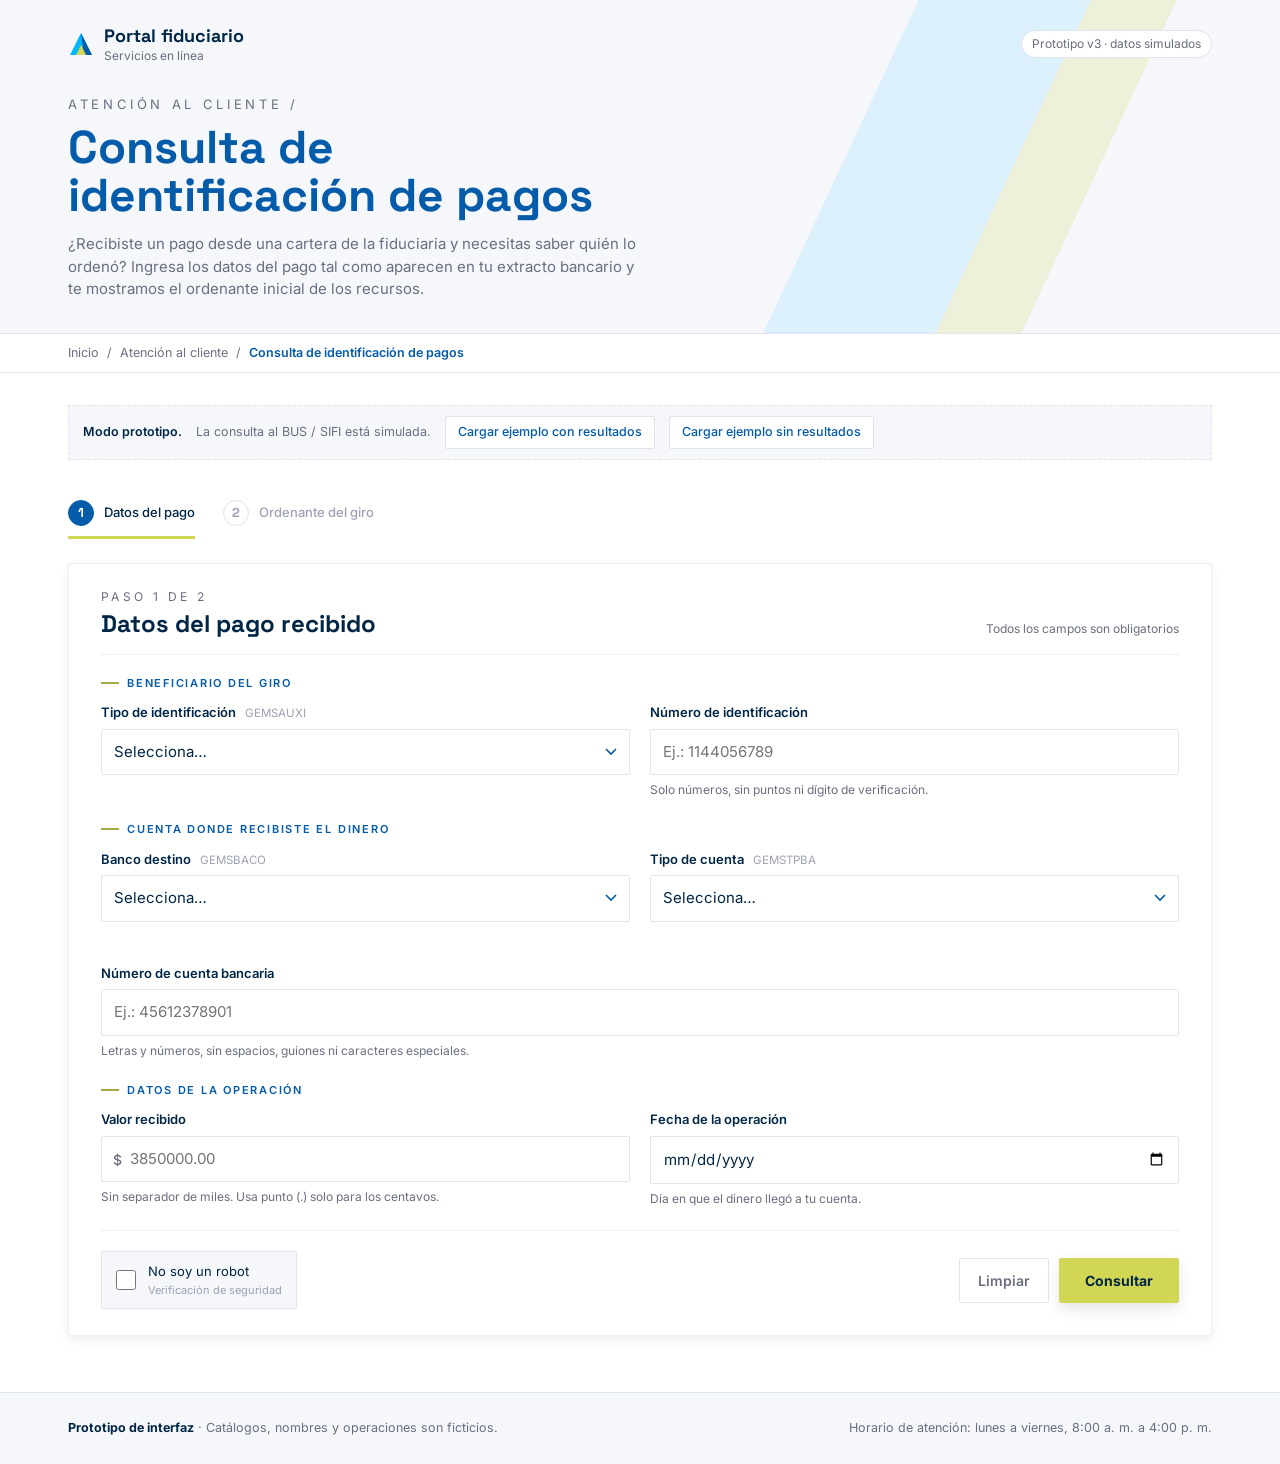
<file: beneficiarios-giro/Consulta de beneficiarios de giro base template.html>
<!doctype html><html><head><meta charset=utf8><meta name=viewport content="width=device-width,initial-scale=1,viewport-fit=cover"><style>:root{color-scheme:light;box-sizing:border-box;padding-top:env(safe-area-inset-top,0px);padding-bottom:env(safe-area-inset-bottom,0px)}html{scroll-padding-top:env(safe-area-inset-top,0px)}body{margin:0;padding:0;font:14px -apple-system,BlinkMacSystemFont,sans-serif;background:#fff;color:#000}img{max-width:100%}[hidden]:not([hidden=until-found i]){display:none!important}</style></head><body>
<title>Consulta de identificación de pagos v3</title>
<link rel="preconnect" href="https://fonts.googleapis.com">
<link rel="preconnect" href="https://fonts.gstatic.com" crossorigin>
<link rel="stylesheet" href="https://fonts.googleapis.com/css2?family=Inter:wght@300;400;500;600;700&family=Space+Grotesk:wght@400;500;700&display=swap">
<style>
/* Layout v3: light portal hero → breadcrumb → stepper → un solo contenedor que alterna: formulario → cargador → resultado (tarjetas/tabla) → footer claro */
:root{
  --bg:#ffffff; --surface:#ffffff; --surface-2:#f5f7fb; --ink:#002646; --ink-2:#6a6e80; --ink-3:#9da1b3;
  --line:#e2e4ec; --line-2:#edeff6; --brand:#035ba9; --brand-strong:#074b86; --brand-soft:#e6f0fa;
  --sky:#00b6ff; --lime:#d2d655; --lime-hover:#c5c94a; --lime-2:#a7aa44; --navy:#002646;
  --ok:#1f7a4d; --ok-soft:#e7f4ec; --warn:#a15c00; --warn-soft:#fdf3e3; --err:#b3261e; --err-soft:#fbeceb;
  --shadow:0 4px 10px rgba(0,38,70,.07); --shadow-cta:0 6px 15px rgba(0,0,0,.10);
  --f-display:"Space Grotesk","Segoe UI",system-ui,sans-serif;
  --f-ui:"Inter","Segoe UI",system-ui,-apple-system,sans-serif;
  --r:2px; color-scheme:light;
}
*{box-sizing:border-box}
[hidden]{display:none!important}
body{background:var(--bg);color:var(--ink);font-family:var(--f-ui);font-size:14px;line-height:1.5;-webkit-font-smoothing:antialiased}
button,input,select{font:inherit;color:inherit}
:focus-visible{outline:2px solid var(--sky);outline-offset:2px}
.wrap{max-width:1240px;margin:0 auto;padding-inline:clamp(16px,4vw,48px)}
.num{font-variant-numeric:tabular-nums}
.eyebrow{font-size:13px;letter-spacing:.28em;text-transform:uppercase;color:var(--ink-2);margin:0 0 8px}

/* Hero */
.hero{background:var(--surface-2);position:relative;overflow:hidden;border-bottom:1px solid var(--line)}
.hero::before{content:"";position:absolute;inset:0;pointer-events:none;background:
  linear-gradient(115deg,transparent 64%,rgba(0,182,255,.10) 64%,rgba(0,182,255,.10) 76%,transparent 76%),
  linear-gradient(115deg,transparent 76%,rgba(210,214,85,.20) 76%,rgba(210,214,85,.20) 82%,transparent 82%)}
.hero .wrap{position:relative;padding-block:22px 32px}
.topbar{display:flex;align-items:center;justify-content:space-between;gap:16px;flex-wrap:wrap;margin-bottom:30px}
.brandmark{display:flex;align-items:center;gap:10px;font-family:var(--f-display);font-weight:700;font-size:18px;color:var(--navy)}
.brandmark svg{width:26px;height:26px}
.brandmark small{display:block;font-family:var(--f-ui);font-weight:400;font-size:12px;color:var(--ink-2);margin-top:-2px}
.demo-tag{font-size:12px;border:1px solid var(--line);background:var(--surface);color:var(--ink-2);padding:4px 10px;border-radius:999px}
.hero h1{font-family:var(--f-display);font-weight:700;font-size:clamp(28px,4.4vw,46px);line-height:1.05;margin:0;color:var(--brand);text-wrap:balance;max-width:22ch}
.hero .lead{color:var(--ink-2);max-width:64ch;margin:14px 0 0;font-size:15px}
.crumbs{border-bottom:1px solid var(--line)}
.crumbs .wrap{padding-block:10px;font-size:12.5px;color:var(--ink-2);display:flex;gap:8px;flex-wrap:wrap}
.crumbs b{color:var(--brand);font-weight:600}

main{padding-block:32px 56px;display:flex;flex-direction:column;gap:40px}

/* Prototype bar */
.proto{display:flex;align-items:center;gap:10px 14px;flex-wrap:wrap;background:var(--surface-2);border:1px dashed var(--line);padding:10px 14px;font-size:12.5px;color:var(--ink-2)}
.proto b{color:var(--ink);font-weight:600}
.ghost{background:var(--surface);border:1px solid var(--line);border-radius:var(--r);padding:6px 12px;font-size:12.5px;font-weight:500;cursor:pointer;color:var(--brand)}
.ghost:hover{border-color:var(--brand);background:var(--brand-soft)}

/* Form + aside */
.grid{display:grid;grid-template-columns:minmax(0,1fr);gap:24px;align-items:start}
.card{background:var(--surface);border:1px solid var(--line-2);box-shadow:var(--shadow);border-radius:var(--r)}
.form{padding:24px clamp(18px,3vw,32px) 26px}
.form-head{display:flex;justify-content:space-between;align-items:flex-end;gap:12px;flex-wrap:wrap;border-bottom:1px solid var(--line-2);padding-bottom:16px;margin-bottom:20px}
.form-head h2{font-family:var(--f-display);font-size:24px;margin:0;color:var(--ink);line-height:1.15}
.form-head .eyebrow{font-size:12px;margin-bottom:4px}
.req-note{font-size:12px;color:var(--ink-2)}
fieldset{border:0;padding:0;margin:0 0 22px;display:grid;grid-template-columns:repeat(2,minmax(0,1fr));gap:18px 20px}
legend{font-size:11px;letter-spacing:.16em;text-transform:uppercase;color:var(--brand);font-weight:600;margin-bottom:12px;display:flex;align-items:center;gap:8px;padding:0}
legend::before{content:"";width:18px;height:2px;background:var(--lime-2)}
.f{display:flex;flex-direction:column;gap:6px;min-width:0}
.f.full{grid-column:1/-1}
.f label{font-size:13px;font-weight:600;color:var(--ink)}
.f label .src{font-weight:400;color:var(--ink-3);font-size:11.5px;margin-left:6px}
.f input,.f select{width:100%;background:var(--surface);border:1px solid var(--line);border-radius:var(--r);padding:11px 12px;font-size:15px;color:var(--ink);transition:border-color .15s,box-shadow .15s}
.f select{appearance:none;padding-right:34px;cursor:pointer;background:var(--surface) url("data:image/svg+xml,%3Csvg xmlns='http://www.w3.org/2000/svg' width='12' height='8'%3E%3Cpath d='M1 1l5 5 5-5' fill='none' stroke='%23035ba9' stroke-width='1.6'/%3E%3C/svg%3E") no-repeat right 12px center}
.f input:hover,.f select:hover{border-color:var(--ink-3)}
.f input:focus,.f select:focus{outline:none;border-color:var(--brand);box-shadow:0 0 0 3px var(--brand-soft)}
.f .hint{font-size:12px;color:var(--ink-2);min-height:18px}
.f .hint b{color:var(--ink);font-weight:600}
.f.invalid input,.f.invalid select{border-color:var(--err);box-shadow:0 0 0 3px var(--err-soft)}
.f.invalid .hint{color:var(--err)}
.money{position:relative}
.money span{position:absolute;left:12px;top:50%;transform:translateY(-50%);color:var(--ink-2);font-weight:500}
.money input{padding-left:28px}

.actions{display:flex;align-items:center;justify-content:space-between;gap:16px;flex-wrap:wrap;border-top:1px solid var(--line-2);padding-top:20px}
.verify{display:flex;align-items:center;gap:12px;border:1px solid var(--line);background:var(--surface-2);padding:10px 14px;border-radius:var(--r);cursor:pointer;user-select:none}
.verify input{width:20px;height:20px;accent-color:var(--brand);cursor:pointer;margin:0}
.verify span{font-size:13px}
.verify small{display:block;color:var(--ink-3);font-size:11px}
.verify.invalid{border-color:var(--err);background:var(--err-soft)}
.btns{display:flex;gap:10px;flex-wrap:wrap}
.btn-cta{background:var(--lime);color:#002646;border:0;border-radius:var(--r);padding:12px 26px;font-weight:700;font-size:14px;cursor:pointer;box-shadow:var(--shadow-cta);display:inline-flex;align-items:center;gap:10px}
.btn-cta:hover{background:var(--lime-hover)}
.btn-cta[disabled]{opacity:.7;cursor:progress}
.btn-sec{background:transparent;border:1px solid var(--line);border-radius:var(--r);padding:11px 18px;font-weight:600;font-size:14px;cursor:pointer;color:var(--ink-2)}
.btn-sec:hover{border-color:var(--ink-3);color:var(--ink)}
.spin{width:14px;height:14px;border:2px solid rgba(0,38,70,.25);border-top-color:#002646;border-radius:50%;animation:sp .8s linear infinite}
@keyframes sp{to{transform:rotate(360deg)}}
.form-alert{display:none;margin-bottom:18px;padding:10px 14px;border-left:3px solid var(--err);background:var(--err-soft);color:var(--err);font-size:13px}
.form-alert.show{display:block}

.help{padding:22px;display:flex;flex-direction:column;gap:16px;position:sticky;top:20px}
.help h3{font-family:var(--f-display);font-size:18px;margin:0;line-height:1.2}
.help p{margin:0;color:var(--ink-2);font-size:13px}
.stmt{border:1px solid var(--line);background:var(--surface-2);padding:12px 14px;font-size:12px;font-family:ui-monospace,SFMono-Regular,Menlo,Consolas,monospace;color:var(--ink);line-height:1.6}
.stmt .hl{background:#f5f6c9;padding:0 3px}
.stmt .cap{display:block;font-family:var(--f-ui);font-size:10.5px;letter-spacing:.14em;text-transform:uppercase;color:var(--ink-3);margin-bottom:6px}
.checklist{list-style:none;margin:0;padding:0;display:flex;flex-direction:column;gap:8px;font-size:13px}
.checklist li{display:flex;gap:10px;align-items:flex-start}
.checklist li::before{content:"";flex:none;width:7px;height:7px;margin-top:7px;background:var(--sky);transform:rotate(45deg)}
.flow{display:flex;align-items:center;gap:6px;flex-wrap:wrap;font-size:11.5px;color:var(--ink-2)}
.flow span{border:1px solid var(--line);padding:3px 8px;background:var(--surface)}
.flow i{font-style:normal;color:var(--ink-3)}

/* Results */
.res-head{display:flex;justify-content:space-between;align-items:flex-end;gap:12px 24px;flex-wrap:wrap;margin-bottom:16px}
.res-head h2{font-family:var(--f-display);font-weight:700;font-size:clamp(22px,2.6vw,30px);color:var(--brand);margin:0;line-height:1.1}
.res-head .eyebrow{font-size:12px;margin-bottom:4px}
.summary{display:grid;grid-template-columns:1.3fr repeat(3,minmax(0,1fr));gap:0;margin-bottom:16px}
.summary>div{padding:16px 18px;border-right:1px solid var(--line-2)}
.summary>div:last-child{border-right:0}
.summary .k{font-size:11px;letter-spacing:.14em;text-transform:uppercase;color:var(--ink-2);font-weight:500}
.summary .v{font-family:var(--f-display);font-weight:700;font-size:22px;line-height:1.2;margin-top:4px}
.summary .v small{font-family:var(--f-ui);font-size:12px;color:var(--ink-2);font-weight:500;margin-left:6px}
.summary .first{background:var(--brand);color:#fff}
.summary .first .k{color:#cfe2f6}
.status{display:inline-flex;align-items:center;gap:6px;font-size:12px;font-weight:600;padding:3px 10px;border-radius:999px}
.status.ok{background:var(--ok-soft);color:var(--ok)}
.status.ok::before{content:"✓"}
.tbl-wrap{overflow-x:auto}
table{width:100%;border-collapse:collapse;font-size:13px;min-width:1080px}
thead th{background:var(--navy);color:#fff;font-size:11px;letter-spacing:.1em;text-transform:uppercase;font-weight:600;text-align:left;padding:12px 14px;white-space:nowrap}
thead th.r{text-align:right}
td{padding:12px 14px;border-bottom:1px solid var(--line-2);vertical-align:top}
td.r{text-align:right;font-variant-numeric:tabular-nums;white-space:nowrap}
td.mono{font-variant-numeric:tabular-nums;white-space:nowrap}
tbody tr:nth-child(even){background:var(--surface-2)}
tbody tr:hover{background:var(--brand-soft)}
td .strong{font-weight:600;color:var(--ink)}
td .sub{display:block;font-size:11.5px;color:var(--ink-2)}
.tag{display:inline-block;font-size:11.5px;padding:2px 8px;border:1px solid var(--line);background:var(--surface);white-space:nowrap}
tfoot td{font-weight:700;border-top:2px solid var(--navy);border-bottom:0}
.tbl-foot{display:flex;justify-content:space-between;gap:12px;flex-wrap:wrap;padding:12px 16px;font-size:12px;color:var(--ink-2);border-top:1px solid var(--line-2)}

/* v2: selector de vista + tarjetas por fila */
.res-tools{display:flex;align-items:center;justify-content:space-between;gap:12px;flex-wrap:wrap;margin-bottom:14px}
.res-tools .count{font-size:13px;color:var(--ink-2)}
.res-tools .count b{color:var(--ink)}
.viewsw{display:inline-flex;border:1px solid var(--line);background:var(--surface);padding:3px;gap:3px;border-radius:var(--r)}
.viewsw button{display:inline-flex;align-items:center;gap:8px;border:0;background:transparent;padding:8px 14px;font-size:13px;font-weight:600;color:var(--ink-2);cursor:pointer;border-radius:1px;min-height:38px}
.viewsw button svg{width:16px;height:16px;flex:none}
.viewsw button[aria-pressed="true"]{background:var(--brand);color:#fff}
.viewsw button:hover:not([aria-pressed="true"]){background:var(--brand-soft);color:var(--ink)}
.cards{display:grid;grid-template-columns:repeat(auto-fill,minmax(min(100%,330px),1fr));gap:20px}
/* Tarjeta al estilo de "Productos recomendados": borde izquierdo celeste, sombra de tarjeta, rótulo en versalitas, título en mayúsculas */
.rcard{display:flex;flex-direction:column;background:var(--surface);border:0;border-left:4px solid var(--sky);box-shadow:0 4px 10px rgba(0,0,0,.10);border-radius:var(--r);padding:18px 20px 0}
.rc-label span{white-space:nowrap}
.rc-label{font-size:11px;letter-spacing:.14em;text-transform:uppercase;color:var(--ink-2);display:flex;justify-content:space-between;gap:8px}
.rc-label b{color:var(--ink);font-weight:600;letter-spacing:.08em}
.rc-title{font-family:var(--f-display);font-weight:700;font-size:19px;line-height:1.2;text-transform:uppercase;color:var(--navy);margin:8px 0 2px;text-wrap:balance}
.rc-titleid{font-size:13px;color:var(--ink-2);font-variant-numeric:tabular-nums}
.rc-titleid b{color:var(--ink);font-weight:600}
.rc-role{display:inline-block;align-self:flex-start;margin-top:10px;font-size:10.5px;letter-spacing:.14em;text-transform:uppercase;font-weight:600;color:var(--brand);border-bottom:2px solid var(--lime)}
.rc-metrics{display:grid;grid-template-columns:repeat(2,minmax(0,1fr));margin:16px -20px 0;border-top:1px solid var(--line-2);border-bottom:1px solid var(--line-2)}
.rc-metrics>div{padding:12px 14px;border-right:1px solid var(--line-2);min-width:0}
.rc-metrics>div:first-child{grid-column:1/-1;padding-left:20px;border-right:0;border-bottom:1px solid var(--line-2)}
.rc-metrics>div:nth-child(2){padding-left:20px}
.rc-metrics>div:last-child{border-right:0}
.rc-metrics .v{display:block;font-family:var(--f-display);font-weight:700;font-size:15px;color:var(--ink);font-variant-numeric:tabular-nums;overflow-wrap:anywhere}
.rc-metrics .v.lg{font-size:22px;color:var(--brand)}
.rc-metrics .k{display:block;font-size:10px;letter-spacing:.12em;text-transform:uppercase;color:var(--ink-2);margin-top:2px}
.rc-body{display:grid;grid-template-columns:minmax(0,1fr) minmax(0,1fr);gap:14px 18px;padding:14px 0 16px}
.rc-f{min-width:0}
.rc-f .k{display:block;font-size:10.5px;letter-spacing:.12em;text-transform:uppercase;color:var(--ink-2);margin-bottom:2px}
.rc-f .v{font-size:14px;color:var(--ink);font-weight:500;overflow-wrap:anywhere}
.rc-f .sub{display:block;font-size:12px;color:var(--ink-2);font-variant-numeric:tabular-nums}
.rc-foot{margin-top:auto;border-top:1px solid var(--line-2);margin-inline:-20px;padding:10px 20px;display:flex;justify-content:flex-end}
.copy{background:none;border:0;color:var(--brand);font-size:13px;cursor:pointer;padding:6px 0;text-decoration:underline;text-underline-offset:3px}
.copy:hover{color:var(--brand-strong)}
/* v3: stepper + contenedor único + cargador */
.stepper{list-style:none;margin:0 0 -16px;padding:0;display:flex;gap:28px;flex-wrap:wrap;counter-reset:st}
.stepper li{display:flex;align-items:center;gap:10px;font-size:13px;color:var(--ink-3);padding-bottom:10px;border-bottom:3px solid transparent;font-weight:500}
.stepper li span{display:grid;place-items:center;width:26px;height:26px;border-radius:50%;border:1.5px solid var(--line);font-family:var(--f-display);font-weight:700;font-size:13px;color:var(--ink-3);background:var(--surface)}
.stepper li.on{color:var(--ink);border-bottom-color:var(--lime)}
.stepper li.on span{background:var(--brand);border-color:var(--brand);color:#fff}
.stepper li.done{color:var(--ink-2)}
.stepper li.done span{background:var(--brand-soft);border-color:var(--brand-soft);color:var(--brand)}
#stage{scroll-margin-top:16px}
#stage:focus{outline:none}
.res-nav{display:flex;justify-content:space-between;align-items:center;gap:12px;flex-wrap:wrap;margin-bottom:18px;padding-bottom:14px;border-bottom:1px solid var(--line-2)}
.back{background:none;border:0;padding:6px 0;color:var(--brand);font-weight:600;font-size:14px;cursor:pointer;display:inline-flex;align-items:center;gap:8px}
.back:hover{color:var(--brand-strong);text-decoration:underline;text-underline-offset:3px}
.loader{min-height:420px;display:flex;flex-direction:column;align-items:center;justify-content:center;text-align:center;padding:40px 24px;gap:6px}
.ld-mark{width:64px;height:64px;margin-bottom:14px}
.ld-mark path{transform-box:fill-box;transform-origin:center;animation:ldp 1.2s ease-in-out infinite}
.ld-mark path:nth-child(2){animation-delay:.2s}.ld-mark path:nth-child(3){animation-delay:.4s}
@keyframes ldp{0%,100%{opacity:.25;transform:scale(.92)}45%{opacity:1;transform:scale(1)}}
.loader .eyebrow{font-size:12px;margin:0}
.loader h2{font-family:var(--f-display);font-weight:700;font-size:clamp(22px,2.6vw,28px);color:var(--brand);margin:0 0 18px}
.ld-steps{list-style:none;margin:0;padding:0;display:flex;flex-direction:column;gap:10px;text-align:left;min-width:min(100%,320px)}
.ld-steps li{display:flex;align-items:center;gap:12px;font-size:14px;color:var(--ink-3)}
.ld-steps li i{flex:none;width:20px;height:20px;border-radius:50%;border:2px solid var(--line);display:grid;place-items:center;font-style:normal;font-size:11px;font-weight:700}
.ld-steps li.act{color:var(--ink);font-weight:500}
.ld-steps li.act i{border-color:var(--line);border-top-color:var(--brand);animation:sp .8s linear infinite}
.ld-steps li.ok{color:var(--ink-2)}
.ld-steps li.ok i{background:var(--brand);border-color:var(--brand);color:#fff}
.ld-steps li.ok i::before{content:"✓"}
.ld-bar{width:min(100%,320px);height:4px;background:var(--line-2);margin-top:22px;border-radius:2px;overflow:hidden}
.ld-bar i{display:block;height:100%;width:0;background:linear-gradient(90deg,var(--sky),var(--brand));transition:width .7s ease}
.ld-note{font-size:12px;color:var(--ink-3);margin-top:10px}
.res-foot{display:flex;justify-content:space-between;gap:12px;flex-wrap:wrap;padding:12px 2px 0;font-size:12px;color:var(--ink-2)}
.empty{padding:28px clamp(18px,3vw,32px);display:grid;grid-template-columns:auto minmax(0,1fr);gap:20px;border-left:3px solid var(--warn)}
.empty .ic{width:44px;height:44px;border-radius:50%;background:var(--warn-soft);color:var(--warn);display:grid;place-items:center;font-family:var(--f-display);font-weight:700;font-size:22px}
.empty h3{font-family:var(--f-display);font-size:20px;margin:0 0 6px}
.empty p{margin:0 0 12px;color:var(--ink-2);max-width:64ch}
.empty ul{margin:0 0 16px;padding-left:18px;display:flex;flex-direction:column;gap:4px}
.empty li b{font-weight:600}
.echo{display:flex;flex-wrap:wrap;gap:6px;margin-bottom:16px}
.echo span{font-size:12px;background:var(--surface-2);border:1px solid var(--line);padding:3px 9px}

details.tech{margin-top:16px}
details.tech summary{cursor:pointer;font-size:13px;font-weight:600;color:var(--brand);padding:10px 0;list-style:none;display:flex;align-items:center;gap:8px}
details.tech summary::-webkit-details-marker{display:none}
details.tech summary::before{content:"+";display:inline-grid;place-items:center;width:18px;height:18px;border:1px solid var(--brand);font-weight:700;font-size:13px;line-height:1}
details.tech[open] summary::before{content:"−"}
.tech-body{display:grid;grid-template-columns:minmax(0,1fr) minmax(0,1fr);gap:16px}
pre{margin:0;background:var(--navy);color:#dbe7f5;padding:14px 16px;font-size:12px;line-height:1.6;overflow-x:auto;border-radius:var(--r)}
pre .k{color:#9ee3ff} pre .s{color:#e2e59a} pre .c{color:#7f93ad}
.map{width:100%;border-collapse:collapse;font-size:12.5px;min-width:0}
.map th{background:none;color:var(--ink-2);text-transform:uppercase;letter-spacing:.1em;font-size:10.5px;text-align:left;padding:6px 8px;border-bottom:1px solid var(--line)}
.map td{padding:7px 8px;border-bottom:1px solid var(--line-2)}
.map code{font-size:12px;color:var(--brand)}

footer{background:var(--surface-2);border-top:1px solid var(--line);color:var(--ink-2);font-size:12.5px}
footer .wrap{padding-block:26px;display:flex;justify-content:space-between;gap:16px;flex-wrap:wrap}
footer b{color:var(--ink)}

@media (max-width:980px){.grid{grid-template-columns:1fr}.help{position:static}.summary{grid-template-columns:repeat(2,minmax(0,1fr))}.summary>div:nth-child(2){border-right:0}.tech-body{grid-template-columns:1fr}}
@media (max-width:640px){
  fieldset{grid-template-columns:1fr}
  .rc-body{grid-template-columns:1fr}
  .stepper{gap:16px}.stepper li{font-size:12px}
  .viewsw{width:100%}.viewsw button{flex:1;justify-content:center}
  .summary{grid-template-columns:1fr}.summary>div{border-right:0;border-bottom:1px solid var(--line-2)}
  .actions{flex-direction:column;align-items:stretch}.btns{flex-direction:column-reverse}.btn-cta,.btn-sec{justify-content:center;width:100%}
  .empty{grid-template-columns:1fr}
}
@media (prefers-reduced-motion:reduce){*{transition:none!important;animation:none!important}}
</style>

<header class="hero">
  <div class="wrap">
    <div class="topbar">
      <div class="brandmark">
        <svg viewBox="0 0 26 26" aria-hidden="true"><path d="M13 2 24 24H2Z" fill="#00b6ff"/><path d="M13 2 24 24h-8Z" fill="#035ba9"/><path d="M8 24l5-10 5 10Z" fill="#d2d655"/></svg>
        <div>Portal fiduciario<small>Servicios en línea</small></div>
      </div>
      <span class="demo-tag">Prototipo v3 · datos simulados</span>
    </div>
    <p class="eyebrow">Atención al cliente /</p>
    <h1>Consulta de identificación de pagos</h1>
    <p class="lead">¿Recibiste un pago desde una cartera de la fiduciaria y necesitas saber quién lo ordenó? Ingresa los datos del pago tal como aparecen en tu extracto bancario y te mostramos el ordenante inicial de los recursos.</p>
  </div>
</header>
<nav class="crumbs" aria-label="Ruta"><div class="wrap"><span>Inicio</span><span>/</span><span>Atención al cliente</span><span>/</span><b>Consulta de identificación de pagos</b></div></nav>

<main class="wrap">
  <div class="proto" role="note">
    <b>Modo prototipo.</b> La consulta al BUS / SIFI está simulada.
    <button class="ghost" type="button" id="demo-ok">Cargar ejemplo con resultados</button>
    <button class="ghost" type="button" id="demo-none">Cargar ejemplo sin resultados</button>
  </div>

  <ol class="stepper" id="stepper" aria-label="Progreso de la consulta">
    <li data-step="1" class="on" aria-current="step"><span>1</span>Datos del pago</li>
    <li data-step="2"><span>2</span>Ordenante del giro</li>
  </ol>
  <div id="stage" tabindex="-1">
    <form class="card form" id="form" novalidate>
      <div class="form-head">
        <div><p class="eyebrow">Paso 1 de 2</p><h2>Datos del pago recibido</h2></div>
        <span class="req-note">Todos los campos son obligatorios</span>
      </div>
      <div class="form-alert" id="form-alert" role="alert"></div>

      <fieldset>
        <legend>Beneficiario del giro</legend>
        <div class="f">
          <label for="tipoId">Tipo de identificación <span class="src">GEMSAUXI</span></label>
          <select id="tipoId" required><option value="">Selecciona…</option></select>
          <span class="hint"></span>
        </div>
        <div class="f">
          <label for="numId">Número de identificación</label>
          <input id="numId" inputmode="numeric" autocomplete="off" maxlength="15" placeholder="Ej.: 1144056789" required>
          <span class="hint">Solo números, sin puntos ni dígito de verificación.</span>
        </div>
      </fieldset>

      <fieldset>
        <legend>Cuenta donde recibiste el dinero</legend>
        <div class="f">
          <label for="banco">Banco destino <span class="src">GEMSBACO</span></label>
          <select id="banco" required><option value="">Selecciona…</option></select>
          <span class="hint"></span>
        </div>
        <div class="f">
          <label for="tipoCta">Tipo de cuenta <span class="src">GEMSTPBA</span></label>
          <select id="tipoCta" required><option value="">Selecciona…</option></select>
          <span class="hint"></span>
        </div>
        <div class="f full">
          <label for="cuenta">Número de cuenta bancaria</label>
          <input id="cuenta" autocomplete="off" maxlength="20" placeholder="Ej.: 45612378901" required>
          <span class="hint">Letras y números, sin espacios, guiones ni caracteres especiales.</span>
        </div>
      </fieldset>

      <fieldset>
        <legend>Datos de la operación</legend>
        <div class="f">
          <label for="valor">Valor recibido</label>
          <div class="money"><span>$</span><input id="valor" inputmode="decimal" autocomplete="off" placeholder="3850000.00" required></div>
          <span class="hint">Sin separador de miles. Usa punto (.) solo para los centavos.</span>
        </div>
        <div class="f">
          <label for="fecha">Fecha de la operación</label>
          <input id="fecha" type="date" required>
          <span class="hint">Día en que el dinero llegó a tu cuenta.</span>
        </div>
      </fieldset>

      <div class="actions">
        <label class="verify" id="verify"><input type="checkbox" id="human"><span>No soy un robot<small>Verificación de seguridad</small></span></label>
        <div class="btns">
          <button type="button" class="btn-sec" id="clear">Limpiar</button>
          <button type="submit" class="btn-cta" id="submit">Consultar</button>
        </div>
      </div>
    </form>
    <div class="card loader" id="loader" role="status" aria-live="polite" hidden>
      <svg class="ld-mark" viewBox="0 0 26 26" aria-hidden="true"><path d="M13 2 24 24H2Z" fill="#00b6ff"/><path d="M13 2 24 24h-8Z" fill="#035ba9"/><path d="M8 24l5-10 5 10Z" fill="#d2d655"/></svg>
      <p class="eyebrow">Cargando…</p>
      <h2>Buscando tu giro</h2>
      <ol class="ld-steps" id="ld-steps">
        <li><i></i>Validando los datos ingresados</li>
        <li><i></i>Consultando operaciones en SIFI</li>
        <li><i></i>Preparando el resultado</li>
      </ol>
      <div class="ld-bar"><i id="ld-bar"></i></div>
      <p class="ld-note">Esto puede tardar unos segundos. No cierres ni recargues la página.</p>
    </div>
    <section class="card form" id="results" aria-live="polite" hidden></section>
  </div>
</main>

<footer><div class="wrap">
  <div><b>Prototipo de interfaz</b> · Catálogos, nombres y operaciones son ficticios.</div>
  <div>Horario de atención: lunes a viernes, 8:00 a. m. a 4:00 p. m.</div>
</div></footer>

<script>
(()=>{
// ---- Catálogos simulados (SIFI)
const GEMSAUXI=[['CC','Cédula de ciudadanía'],['CE','Cédula de extranjería'],['NIT','NIT'],['PA','Pasaporte'],['TI','Tarjeta de identidad'],['PPT','Permiso por protección temporal'],['NE','Nit extranjería']];
const GEMSBACO=[['1001','Banco de Bogotá'],['1002','Banco Popular'],['1007','Bancolombia'],['1013','BBVA Colombia'],['1019','Scotiabank Colpatria'],['1023','Banco de Occidente'],['1032','Banco Caja Social'],['1040','Banco Agrario'],['1051','Davivienda'],['1052','Banco AV Villas'],['1060','Banco Pichincha'],['1062','Banco Falabella'],['1066','Banco Cooperativo Coopcentral'],['1507','Nequi'],['1551','Daviplata']];
const GEMSTPBA=[['AH','Ahorros'],['CC','Corriente'],['DE','Depósito electrónico']];
const fill=(id,list,fmt)=>{const s=document.getElementById(id);list.forEach(([c,d])=>s.add(new Option(fmt?fmt(c,d):d,c)))};
fill('tipoId',GEMSAUXI);fill('banco',GEMSBACO);fill('tipoCta',GEMSTPBA,(c,d)=>c+' – '+d);
const $=id=>document.getElementById(id);
const desc=(list,c)=>(list.find(x=>x[0]===c)||['',''])[1];

// ---- Base simulada de operaciones
const DB=[
 {tipoId:'CC',numId:'1144056789',banco:'1007',tipoCta:'AH',cuenta:'45612378901',valor:'3850000.00',fecha:'2026-09-15',
  rows:[
   {fecha:'2026-09-15',op:'OC-2026-0918342',idTit:'900487215',tipoTit:'NIT',nomTit:'Constructora Altos del Lago S.A.S.',idBen:'1144056789',nomBen:'Laura Marcela Ríos Patiño',valor:3850000,tipoCli:'Fideicomiso inmobiliario',nomCli:'Fideicomiso Torres del Río – Etapa 2'},
   {fecha:'2026-09-15',op:'OC-2026-0918517',idTit:'SIFI-0045213',tipoTit:'Código SIFI',nomTit:'Inversiones Valle Verde Ltda.',idBen:'1144056789',nomBen:'Laura Marcela Ríos Patiño',valor:3850000,tipoCli:'Encargo fiduciario',nomCli:'Encargo de administración y pagos 3317'},
   {fecha:'2026-09-15',op:'OC-2026-0918790',idTit:'901233870',tipoTit:'NIT',nomTit:'Concesionaria Vial Andina S.A.S.',idBen:'1144056789',nomBen:'Laura Marcela Ríos Patiño',valor:3850000,tipoCli:'Patrimonio autónomo',nomCli:'P.A. Recaudo Peajes Corredor Sur'},
  ]},
];

// ---- Sanitización en vivo según especificación
$('numId').addEventListener('input',e=>{e.target.value=e.target.value.replace(/\D/g,'')});
$('cuenta').addEventListener('input',e=>{const v=e.target.value,c=v.replace(/[^a-zA-Z0-9]/g,'');if(v!==c){e.target.value=c;flash('cuenta','Quitamos los caracteres especiales. Solo se aceptan letras y números.')}else resetHint('cuenta')});
$('valor').addEventListener('input',e=>{let v=e.target.value.replace(/,/g,'.').replace(/[^\d.]/g,'');const p=v.split('.');if(p.length>2)v=p[0]+'.'+p.slice(1).join('');const [i,d]=v.split('.');if(d!==undefined)v=i+'.'+d.slice(0,2);e.target.value=v;valorHint()});
const today=new Date();const iso=d=>d.toISOString().slice(0,10);$('fecha').max=iso(new Date(today.getTime()-today.getTimezoneOffset()*6e4));

const HINTS={};document.querySelectorAll('.f').forEach(f=>{const h=f.querySelector('.hint');const i=f.querySelector('input,select');HINTS[i.id]=h.innerHTML});
function resetHint(id){const f=$(id).closest('.f');f.classList.remove('invalid');f.querySelector('.hint').innerHTML=HINTS[id]}
function flash(id,msg){const h=$(id).closest('.f').querySelector('.hint');h.innerHTML='<b>'+msg+'</b>';clearTimeout(flash.t);flash.t=setTimeout(()=>resetHint(id),2600)}
const cop=n=>'$ '+n.toLocaleString('es-CO',{minimumFractionDigits:2,maximumFractionDigits:2});
function valorHint(){const v=$('valor').value;const f=$('valor').closest('.f');f.classList.remove('invalid');
  f.querySelector('.hint').innerHTML=v&&!isNaN(+v)&&+v>0?'Así lo leemos: <b class="num">'+cop(+v)+'</b>':HINTS.valor}
['tipoId','banco','tipoCta','fecha','numId'].forEach(id=>$(id).addEventListener('change',()=>resetHint(id)));
$('human').addEventListener('change',()=>$('verify').classList.remove('invalid'));

// ---- Validación
const RULES={
 tipoId:v=>v?'':'Selecciona el tipo de identificación.',
 numId:v=>!v?'Ingresa el número de identificación.':v.length<5?'El número parece incompleto.':'',
 banco:v=>v?'':'Selecciona el banco donde recibiste el dinero.',
 tipoCta:v=>v?'':'Selecciona el tipo de cuenta.',
 cuenta:v=>!v?'Ingresa el número de cuenta.':v.length<4?'El número de cuenta parece incompleto.':'',
 valor:v=>!v?'Ingresa el valor recibido.':!/^\d+(\.\d{1,2})?$/.test(v)||+v<=0?'Escribe un valor válido, por ejemplo 3850000.00':'',
 fecha:v=>!v?'Selecciona la fecha de la operación.':v>$('fecha').max?'La fecha no puede ser posterior a hoy.':'',
};
function validate(){let bad=[];for(const id in RULES){const msg=RULES[id]($(id).value.trim());const f=$(id).closest('.f');
  if(msg){f.classList.add('invalid');f.querySelector('.hint').textContent=msg;bad.push(id)}else if(f.classList.contains('invalid'))resetHint(id)}
  if(!$('human').checked){$('verify').classList.add('invalid');bad.push('human')}
  const al=$('form-alert');
  if(bad.length){al.textContent=bad.length===1&&bad[0]==='human'?'Confirma la verificación de seguridad para continuar.':'Revisa los '+bad.filter(b=>b!=='human').length+' campos marcados'+(bad.includes('human')?' y confirma la verificación de seguridad.':'.');al.classList.add('show');$(bad[0]).focus()}
  else al.classList.remove('show');
  return !bad.length}

// ---- Payload según especificación
const ddmmyyyy=s=>{const [y,m,d]=s.split('-');return d+m+y};
function payload(){return{tipoIdentificacion:$('tipoId').value,numeroIdentificacion:Number($('numId').value),codigoBanco:$('banco').value,tipoCuenta:$('tipoCta').value,cuentaBancaria:$('cuenta').value,valor:Number($('valor').value).toFixed(2),fecha:ddmmyyyy($('fecha').value)}}
function hl(json){return json.replace(/("[^"]+")(\s*:)/g,'<span class="k">$1</span>$2').replace(/:\s*("[^"]*")/g,': <span class="s">$1</span>')}

// ---- Submit
$('form').addEventListener('submit',e=>{e.preventDefault();if(!validate())return;
  const p=payload();const t0=performance.now();
  show('loader');
  const lis=[...document.querySelectorAll('#ld-steps li')];lis.forEach(l=>l.className='');$('ld-bar').style.width='0';
  const step=k=>{lis.forEach((l,j)=>l.className=j<k?'ok':j===k?'act':'');$('ld-bar').style.width=Math.round(k/lis.length*100)+'%'};
  step(0);clearTimers();
  TIMERS.push(setTimeout(()=>step(1),700),setTimeout(()=>step(2),1700),setTimeout(()=>step(3),2300),
    setTimeout(()=>{const hit=DB.find(r=>r.tipoId===p.tipoIdentificacion&&r.numId===String(p.numeroIdentificacion)&&r.banco===p.codigoBanco&&r.tipoCta===p.tipoCuenta&&r.cuenta.toUpperCase()===p.cuentaBancaria.toUpperCase()&&Number(r.valor)===Number(p.valor)&&ddmmyyyy(r.fecha)===p.fecha);
      render(p,hit?hit.rows:[],Math.round(performance.now()-t0));show('results');},2700));});

// ---- Contenedor único: formulario → cargador → resultado
let TIMERS=[];const clearTimers=()=>{TIMERS.forEach(clearTimeout);TIMERS=[]};
function show(which){
  $('form').hidden=which!=='form';$('loader').hidden=which!=='loader';$('results').hidden=which!=='results';
  const st=which==='form'?1:2;
  document.querySelectorAll('#stepper li').forEach(li=>{const n=+li.dataset.step;li.classList.toggle('on',n===st);li.classList.toggle('done',n<st);n===st?li.setAttribute('aria-current','step'):li.removeAttribute('aria-current')});
  const stage=$('stage');if(stage.getBoundingClientRect().top<0)stage.scrollIntoView({behavior:'smooth',block:'start'});
  if(which==='results'){const h=$('results').querySelector('h2');if(h){h.tabIndex=-1;h.focus({preventScroll:true})}}
}
function goForm(focusId){clearTimers();show('form');if(focusId)$(focusId).focus({preventScroll:true})}

// ---- Vista de resultados (tarjetas por defecto)
let VIEW='cards';try{const v=localStorage.getItem('giros-vista');if(v==='table'||v==='cards')VIEW=v}catch(e){}
function setView(v){VIEW=v;try{localStorage.setItem('giros-vista',v)}catch(e){}
  const c=$('v-cards'),t=$('v-table');if(!c||!t)return;c.hidden=v!=='cards';t.hidden=v!=='table';
  document.querySelectorAll('.viewsw button').forEach(b=>b.setAttribute('aria-pressed',b.dataset.view===v));
  const h=$('v-hint');if(h)h.textContent=v==='table'?'Desliza la tabla hacia los lados para ver todas las columnas.':''}
function selectText(el){try{const r=document.createRange();r.selectNodeContents(el);const s=getSelection();s.removeAllRanges();s.addRange(r)}catch(e){}}
const fdate=s=>{const [y,m,d]=s.split('-');return d+'/'+m+'/'+y};
const fmtId=n=>Number(n).toLocaleString('es-CO');
function render(p,rows,ms){const sec=$('results');
  const tipo=desc(GEMSAUXI,p.tipoIdentificacion);
  const tech=`<details class="tech"><summary>Vista técnica: solicitud enviada al BUS</summary><div class="tech-body">
    <pre aria-label="Solicitud JSON"><span class="c">// POST /bus/sifi/giros/ordenante</span>\n${hl(JSON.stringify(p,null,2))}</pre>
    <table class="map"><thead><tr><th>Campo</th><th>Regla aplicada</th></tr></thead><tbody>
    <tr><td><code>tipoIdentificacion</code></td><td>Solo el código del tipo (GEMSAUXI)</td></tr>
    <tr><td><code>numeroIdentificacion</code></td><td>Formato numérico</td></tr>
    <tr><td><code>codigoBanco</code></td><td>Solo el código del banco (GEMSBACO)</td></tr>
    <tr><td><code>tipoCuenta</code></td><td>Solo el código del tipo de cuenta (GEMSTPBA)</td></tr>
    <tr><td><code>cuentaBancaria</code></td><td>Alfanumérico, sin caracteres especiales</td></tr>
    <tr><td><code>valor</code></td><td>Sin separador de miles, punto decimal</td></tr>
    <tr><td><code>fecha</code></td><td>DDMMYYYY</td></tr></tbody></table></div></details>`;
  if(!rows.length){
    sec.innerHTML=`<div class="res-nav"><button type="button" class="back" data-act="back">← Modificar datos</button><button type="button" class="btn-sec" data-act="new">Nueva consulta</button></div><div class="res-head"><div><p class="eyebrow">Paso 2 de 2 · Resultado</p><h2>Sin operaciones para estos datos</h2></div></div>
    <div class="card empty"><div class="ic" aria-hidden="true">!</div><div>
      <h3>No encontramos giros que coincidan</h3>
      <p>Buscamos un pago con exactamente estos datos y no hubo coincidencias. Un solo dígito o un centavo de diferencia cambia el resultado.</p>
      <div class="echo">${[tipo+' '+fmtId(p.numeroIdentificacion),desc(GEMSBACO,p.codigoBanco),desc(GEMSTPBA,p.tipoCuenta)+' '+p.cuentaBancaria,cop(+p.valor),fdate($('fecha').value)].map(x=>`<span>${x}</span>`).join('')}</div>
      <ul><li><b>Valor:</b> compáralo con el extracto, incluidos los centavos.</li><li><b>Fecha:</b> usa la del abono; los pagos del viernes pueden aparecer el lunes.</li><li><b>Cuenta:</b> verifica que sea la cuenta que recibió el dinero, sin ceros de más.</li></ul>
      <div class="btns"><button class="btn-cta" type="button" id="edit">Corregir datos</button></div>
    </div></div>${tech}`;
    $('edit').onclick=()=>goForm('valor');
  }else{
    const total=rows.reduce((s,r)=>s+r.valor,0);
    const idTit=r=>/^\d+$/.test(r.idTit)?fmtId(r.idTit):r.idTit;
    const trs=rows.map(r=>`<tr><td class="mono">${fdate(r.fecha)}</td><td class="mono">${r.op}</td><td class="mono">${idTit(r)}<span class="sub">${r.tipoTit}</span></td><td><span class="strong">${r.nomTit}</span></td><td class="mono">${fmtId(r.idBen)}</td><td>${r.nomBen}</td><td class="r">${cop(r.valor)}</td><td><span class="tag">${r.tipoCli}</span></td><td>${r.nomCli}</td></tr>`).join('');
    const cards=rows.map((r,i)=>`<article class="rcard" aria-label="Giro ${i+1} de ${rows.length}">
      <div class="rc-label"><span>Giro ${i+1} de ${rows.length}</span><b>${r.tipoCli}</b></div>
      <span class="rc-role">Ordenante inicial</span>
      <h3 class="rc-title">${r.nomTit}</h3>
      <div class="rc-titleid">${r.tipoTit} <b>${idTit(r)}</b></div>
      <div class="rc-metrics">
        <div><span class="v lg">${cop(r.valor)}</span><span class="k">Valor del giro</span></div>
        <div><span class="v">${fdate(r.fecha)}</span><span class="k">Fecha giro</span></div>
        <div><span class="v">${r.op}</span><span class="k">Operación de caja</span></div>
      </div>
      <div class="rc-body">
        <div class="rc-f"><span class="k">Beneficiario</span><span class="v">${r.nomBen}</span><span class="sub">ID ${fmtId(r.idBen)}</span></div>
        <div class="rc-f"><span class="k">Cliente asociado</span><span class="v">${r.nomCli}</span><span class="sub">${r.tipoCli}</span></div>
      </div>
      <div class="rc-foot"><button type="button" class="copy" data-copy="${r.op}">Copiar n.º de operación</button></div>
    </article>`).join('');
    const ICON_CARDS='<svg viewBox="0 0 16 16" aria-hidden="true"><rect x="1.5" y="1.5" width="5.5" height="5.5" fill="none" stroke="currentColor" stroke-width="1.5"/><rect x="9" y="1.5" width="5.5" height="5.5" fill="none" stroke="currentColor" stroke-width="1.5"/><rect x="1.5" y="9" width="5.5" height="5.5" fill="none" stroke="currentColor" stroke-width="1.5"/><rect x="9" y="9" width="5.5" height="5.5" fill="none" stroke="currentColor" stroke-width="1.5"/></svg>';
    const ICON_TABLE='<svg viewBox="0 0 16 16" aria-hidden="true"><path d="M1.5 2.5h13M1.5 6.5h13M1.5 10.5h13M1.5 14h13" stroke="currentColor" stroke-width="1.5" fill="none"/></svg>';
    const stamp=`Respuesta de SIFI en ${(ms/1000).toFixed(1).replace('.',',')} s · ${new Date().toLocaleString('es-CO',{dateStyle:'short',timeStyle:'short'})}`;
    sec.innerHTML=`<div class="res-nav"><button type="button" class="back" data-act="back">← Modificar datos</button><button type="button" class="btn-sec" data-act="new">Nueva consulta</button></div><div class="res-head"><div><p class="eyebrow">Paso 2 de 2 · Resultado</p><h2>Ordenante del giro</h2></div><span class="status ok">${rows.length} ${rows.length>1?'operaciones encontradas':'operación encontrada'}</span></div>
    <div class="card summary">
      <div class="first"><div class="k">Identificación beneficiario</div><div class="v num">${fmtId(p.numeroIdentificacion)}<small style="color:#cfe2f6">${tipo}</small></div></div>
      <div><div class="k">Operaciones</div><div class="v num">${rows.length}</div></div>
      <div><div class="k">Valor total</div><div class="v num">${cop(total)}</div></div>
      <div><div class="k">Fecha del giro</div><div class="v num">${fdate(rows[0].fecha)}</div></div>
    </div>
    <div class="res-tools"><span class="count">Mostrando <b>${rows.length}</b> ${rows.length>1?'giros':'giro'} · el titular es el ordenante inicial de los recursos</span>
      <div class="viewsw" role="group" aria-label="Cambiar vista de resultados">
        <button type="button" data-view="cards" aria-pressed="${VIEW==='cards'}">${ICON_CARDS}Tarjetas</button>
        <button type="button" data-view="table" aria-pressed="${VIEW==='table'}">${ICON_TABLE}Tabla</button>
      </div></div>
    <div class="cards" id="v-cards" ${VIEW==='cards'?'':'hidden'}>${cards}</div>
    <div class="card tbl-card" id="v-table" ${VIEW==='table'?'':'hidden'}><div class="tbl-wrap"><table><thead><tr><th>Fecha giro</th><th>Operación de caja</th><th>ID titular</th><th>Nombre titular</th><th>ID beneficiario</th><th>Nombre beneficiario</th><th class="r">Valor</th><th>Tipo cliente asociado</th><th>Nombre cliente asociado</th></tr></thead>
      <tbody>${trs}</tbody>${rows.length>1?`<tfoot><tr><td colspan="6">Total</td><td class="r">${cop(total)}</td><td colspan="2"></td></tr></tfoot>`:''}</table></div></div>
    <div class="res-foot"><span>${stamp}</span><span id="v-hint">${VIEW==='table'?'Desliza la tabla hacia los lados para ver todas las columnas.':''}</span></div>${tech}`;
    sec.querySelectorAll('.viewsw button').forEach(b=>b.onclick=()=>setView(b.dataset.view));
    sec.querySelectorAll('.copy').forEach(b=>b.onclick=()=>{const t=b.dataset.copy;const done=()=>{b.textContent='Copiado';setTimeout(()=>b.textContent='Copiar n.º de operación',1600)};
      try{navigator.clipboard.writeText(t).then(done,()=>{selectText(b.closest('.rcard').querySelector('.rc-metrics div:nth-child(3) .v'));b.textContent='Selecciona y copia'})}catch(e){selectText(b.closest('.rcard').querySelector('.rc-metrics div:nth-child(3) .v'))}});
  }
  sec.querySelector('[data-act="back"]').onclick=()=>goForm('tipoId');
  sec.querySelector('[data-act="new"]').onclick=()=>{setForm({});goForm('tipoId')};
}

// ---- Demo + limpiar
function setForm(v){for(const k of ['tipoId','numId','banco','tipoCta','cuenta','valor','fecha']){$(k).value=v[k]||'';resetHint(k)}valorHint();$('human').checked=!!v.tipoId;$('verify').classList.remove('invalid');$('form-alert').classList.remove('show')}
$('demo-ok').onclick=()=>{goForm();setForm(DB[0])};
$('demo-none').onclick=()=>{goForm();setForm({...DB[0],valor:'3850000.50',fecha:'2026-09-16'})};
$('clear').onclick=()=>{setForm({});$('tipoId').focus()};
})();
</script>

</body></html>
</file>
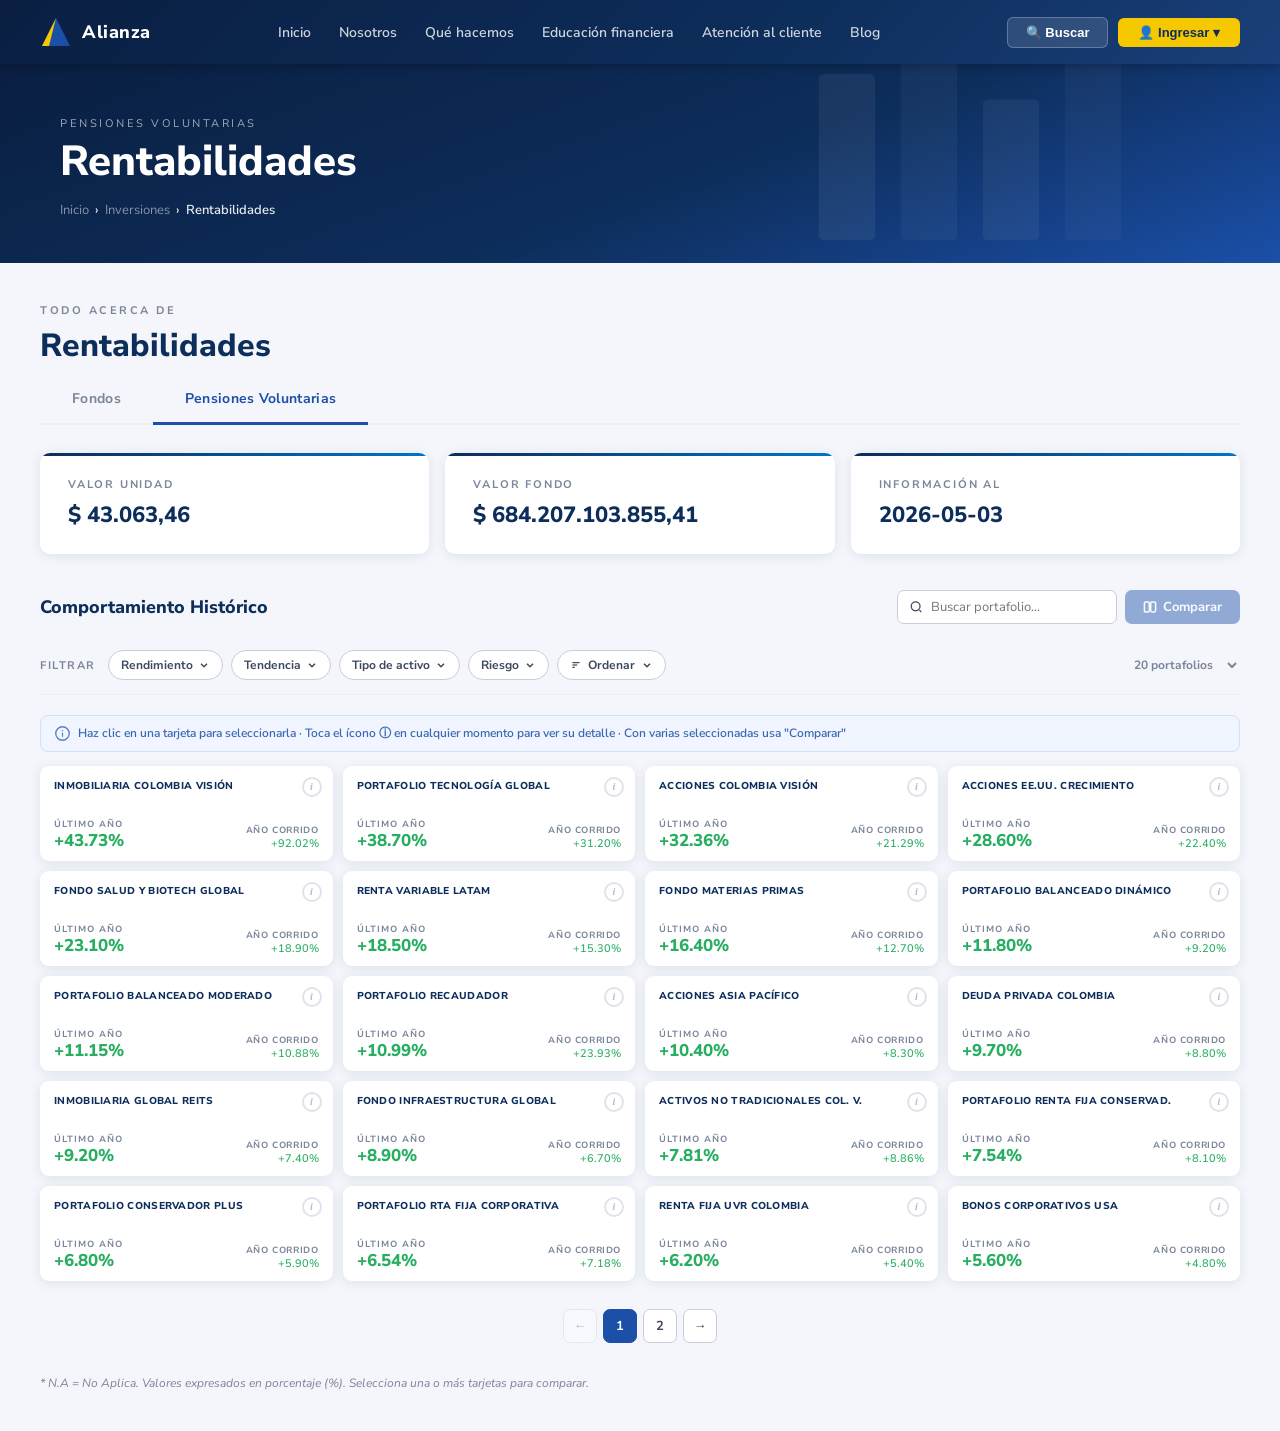
<file: old/demo_color.html>
<html lang="es"><head>
<meta charset="UTF-8">
<meta name="viewport" content="width=device-width, initial-scale=1.0">
<title>Rentabilidades – Pensiones Voluntarias · Alianza (Prototipo)</title>
<style>
@import url('https://fonts.googleapis.com/css2?family=Nunito+Sans:ital,wght@0,300;0,400;0,600;0,700;0,800;1,400&display=swap');
*,*::before,*::after{box-sizing:border-box;margin:0;padding:0}
:root{
  --navy:#0d2d5a;--blue:#1b4fa8;--teal:#0074c8;--accent:#f5c800;
  --green:#27ae60;--red:#e74c3c;
  --gray50:#f7f8fa;--gray100:#eef0f4;--gray300:#c8cdd8;--gray500:#7a8599;--gray700:#3d4a5e;
  --white:#ffffff;--radius:10px;
  --shadow:0 2px 12px rgba(13,45,90,.10);--shadowHover:0 6px 24px rgba(13,45,90,.18);
  --tr:.22s ease;
}
body{font-family:'Nunito Sans',sans-serif;background:#f4f6fb;color:var(--gray700);min-height:100vh}

/* NAVBAR */
.navbar{background:linear-gradient(135deg,#0a1f42 0%,#0d2d5a 60%,#1a3f7a 100%);padding:0 40px;height:64px;display:flex;align-items:center;justify-content:space-between;position:sticky;top:0;z-index:100;box-shadow:0 2px 8px rgba(0,0,0,.25)}
.nb{display:flex;align-items:center;gap:10px}
.nb-txt{color:#fff;font-weight:800;font-size:18px;letter-spacing:.5px}
.nl{display:flex;gap:28px}
.nl a{color:rgba(255,255,255,.8);text-decoration:none;font-size:14px;font-weight:600;transition:color var(--tr)}
.nl a:hover{color:#fff}
.na{display:flex;gap:10px;align-items:center}
.btn-b{background:rgba(255,255,255,.12);border:1px solid rgba(255,255,255,.25);color:#fff;padding:7px 18px;border-radius:6px;font-size:13px;font-weight:600;cursor:pointer}
.btn-i{background:var(--accent);color:var(--navy);border:none;padding:7px 20px;border-radius:6px;font-size:13px;font-weight:800;cursor:pointer}

/* HERO */
.hero{background:linear-gradient(160deg,#0a1f42 0%,#0d2d5a 55%,#1b4fa8 100%);padding:52px 60px 44px;position:relative;overflow:hidden}
.hero::after{content:'';position:absolute;right:0;top:0;bottom:0;width:42%;background:url("data:image/svg+xml,%3Csvg xmlns='http://www.w3.org/2000/svg' width='420' height='260'%3E%3Crect x='60' y='60' width='44' height='130' rx='4' fill='rgba(255,255,255,.06)'/%3E%3Crect x='124' y='30' width='44' height='160' rx='4' fill='rgba(255,255,255,.04)'/%3E%3Crect x='188' y='80' width='44' height='110' rx='4' fill='rgba(255,255,255,.05)'/%3E%3Crect x='252' y='20' width='44' height='170' rx='4' fill='rgba(255,255,255,.03)'/%3E%3C/svg%3E") center/cover no-repeat;pointer-events:none}
.hero-lbl{color:rgba(255,255,255,.6);font-size:11px;letter-spacing:2.5px;text-transform:uppercase;margin-bottom:8px}
.hero-title{color:#fff;font-size:42px;font-weight:800;line-height:1.1}
.bc{display:flex;gap:6px;align-items:center;margin-top:16px}
.bc a{color:rgba(255,255,255,.5);font-size:13px;text-decoration:none}
.bc-s{color:rgba(255,255,255,.3);font-size:13px}
.bc span{color:rgba(255,255,255,.9);font-size:13px;font-weight:600}

/* LAYOUT */
.wrap{max-width:1400px;margin:0 auto;padding:0 40px}
.sh{padding:40px 0 8px}
.sh-lbl{font-size:11px;letter-spacing:2.5px;text-transform:uppercase;color:var(--gray500);font-weight:700;margin-bottom:6px}
.sh-title{font-size:32px;font-weight:800;color:var(--navy)}

/* SUMMARY */
.sum{display:grid;grid-template-columns:repeat(3,1fr);gap:16px;margin:28px 0 36px}
.sum-card{background:var(--white);border-radius:var(--radius);padding:24px 28px;box-shadow:var(--shadow);position:relative;overflow:hidden}
.sum-card::before{content:'';position:absolute;top:0;left:0;right:0;height:3px;background:linear-gradient(90deg,var(--navy),var(--teal));border-radius:var(--radius) var(--radius) 0 0}
.sum-lbl{font-size:11px;letter-spacing:1.8px;text-transform:uppercase;color:var(--gray500);font-weight:700;margin-bottom:8px}
.sum-val{font-size:22px;font-weight:800;color:var(--navy)}

/* TABS */
.tabs-w{margin-bottom:20px;border-bottom:2px solid var(--gray100)}
.tabs{display:flex}
.tab-btn{padding:14px 32px;font-size:14px;font-weight:700;color:var(--gray500);background:none;border:none;cursor:pointer;border-bottom:3px solid transparent;margin-bottom:-2px;transition:all var(--tr);letter-spacing:.3px;font-family:inherit}
.tab-btn:hover{color:var(--blue)}
.tab-btn.active{color:var(--blue);border-bottom-color:var(--blue)}
.fondos-ph{background:var(--white);border-radius:var(--radius);padding:60px 40px;text-align:center;box-shadow:var(--shadow);color:var(--gray500);display:none}
.fondos-ph.vis{display:block}
.fondos-ph p{font-size:15px;font-weight:600;margin-top:14px}
.pv{display:none}
.pv.vis{display:block}

/* TOOLBAR */
.tb{display:flex;align-items:center;justify-content:space-between;margin-bottom:14px;flex-wrap:wrap;gap:10px}
.tb-l{display:flex;align-items:center;gap:10px}
.tb-title{font-size:18px;font-weight:800;color:var(--navy)}
.badge{background:var(--blue);color:#fff;font-size:11px;font-weight:700;padding:3px 9px;border-radius:20px;display:none}
.badge.vis{display:inline-block}
.tb-r{display:flex;gap:8px;align-items:center}
.btn-cmp{background:var(--blue);color:#fff;border:none;padding:8px 18px;border-radius:7px;font-size:13px;font-weight:700;cursor:pointer;transition:all var(--tr);display:flex;align-items:center;gap:6px;opacity:.45;pointer-events:none;font-family:inherit}
.btn-cmp.on{opacity:1;pointer-events:all}
.btn-cmp.on:hover{background:var(--navy)}
.btn-clr{background:none;color:var(--gray500);border:1px solid var(--gray300);padding:8px 14px;border-radius:7px;font-size:13px;font-weight:700;cursor:pointer;transition:all var(--tr);display:none;font-family:inherit}
.btn-clr.vis{display:block}
.btn-clr:hover{background:var(--gray50);color:var(--gray700)}
.sbox{display:flex;align-items:center;gap:8px;background:var(--white);border:1.5px solid var(--gray300);border-radius:7px;padding:7px 12px;width:220px;transition:border-color var(--tr)}
.sbox:focus-within{border-color:var(--blue)}
.sbox input{border:none;outline:none;font-family:inherit;font-size:13px;width:100%;color:var(--gray700)}

/* ── FILTER BAR ── */
.fbar{display:flex;align-items:center;gap:8px;flex-wrap:wrap;margin-bottom:20px;padding:12px 0 14px;border-bottom:1px solid var(--gray100)}
.fbar-lbl{font-size:11px;font-weight:700;color:var(--gray500);letter-spacing:1.5px;text-transform:uppercase;white-space:nowrap;margin-right:4px}

/* Chip base */
.chip{position:relative;display:inline-flex;align-items:center;gap:5px;padding:6px 12px;border-radius:100px;border:1.5px solid var(--gray300);background:var(--white);font-family:inherit;font-size:12px;font-weight:700;color:var(--gray700);cursor:pointer;user-select:none;transition:all .18s ease;white-space:nowrap}
.chip:hover{border-color:var(--blue);color:var(--blue);background:#f0f5ff}
.chip.active{border-color:var(--blue);background:var(--blue);color:#fff}
.chip svg{flex-shrink:0;transition:transform .18s ease}
.chip.open svg{transform:rotate(180deg)}
.chip-dot{width:6px;height:6px;border-radius:50%;background:var(--accent);display:none;flex-shrink:0}
.chip.active .chip-dot{display:block;background:#fff}
.chip.has-filter{border-color:var(--blue);color:var(--blue);background:#eef4ff}
.chip.has-filter .chip-dot{display:block}

/* Sort chip is slightly different */
.chip-sort{gap:6px}

/* Chip dropdown */
.chip-wrap{position:relative}
.chip-dd{display:none;position:absolute;top:calc(100% + 6px);left:0;background:#fff;border:1.5px solid var(--gray200,#dde1ea);border-radius:10px;box-shadow:0 8px 28px rgba(13,45,90,.14);z-index:50;min-width:200px;padding:6px;overflow:hidden}
.chip-dd.open{display:block}
.dd-item{display:flex;align-items:center;gap:10px;padding:9px 12px;border-radius:7px;cursor:pointer;font-size:13px;font-weight:600;color:var(--gray700);transition:background .15s ease;white-space:nowrap}
.dd-item:hover{background:var(--gray50)}
.dd-item.sel{color:var(--blue);background:#eef4ff}
.dd-item.sel::after{content:'✓';margin-left:auto;font-weight:800;color:var(--blue)}
.dd-sep{height:1px;background:var(--gray100);margin:4px 0}
.chip-clr-all{display:none;align-items:center;gap:6px;padding:6px 10px;border-radius:7px;font-size:11px;font-weight:700;color:var(--gray500);cursor:pointer;letter-spacing:.5px;text-transform:uppercase;transition:color .15s}
.chip-clr-all:hover{color:var(--red)}
.chip-clr-all.vis{display:flex}

/* Results count */
.res-count{font-size:12px;color:var(--gray500);font-weight:600;margin-left:auto}

/* ── COMPACT CARD GRID ── */
.grid{display:grid;grid-template-columns:repeat(5,1fr);gap:10px;margin-bottom:28px}
.card{background:var(--white);border-radius:9px;padding:12px 12px 10px;box-shadow:var(--shadow);cursor:pointer;transition:all var(--tr);border:2px solid transparent;position:relative;user-select:none}
.card:hover{box-shadow:var(--shadowHover);transform:translateY(-2px)}
.card.sel{border-color:var(--blue);background:linear-gradient(160deg,#edf4ff 0%,#fff 100%)}
.card.sel::before{content:'';position:absolute;top:0;left:0;right:0;height:3px;background:linear-gradient(90deg,var(--navy),var(--teal));border-radius:7px 7px 0 0}

/* Info / Check icon */
.card-icon{position:absolute;top:9px;right:9px;display:flex;flex-direction:column;align-items:center;gap:2px;cursor:pointer;z-index:2}
.card-icon:hover .ci-ring{opacity:1;transform:scale(1.1)}
.card-icon:hover .ci-lbl{opacity:1}
.ci-ring{width:20px;height:20px;border-radius:50%;border:2px solid var(--gray300);background:var(--white);display:flex;align-items:center;justify-content:center;transition:all .18s ease;color:var(--gray500);opacity:.55;font-size:10px;font-weight:800;font-style:italic;font-family:Georgia,serif;line-height:1;flex-shrink:0;user-select:none}
.card-icon:hover .ci-ring{opacity:1;border-color:var(--blue);color:var(--blue)}
/* Selected but solo — i in blue */
.card.sel .ci-ring{border-color:var(--blue);color:var(--blue);background:#eef4ff;opacity:1}
/* Selected and multi — becomes check */
.card.sel.multi .ci-ring{background:var(--blue);border-color:var(--blue);color:#fff;font-style:normal;font-family:inherit}
.ci-lbl{font-size:8px;font-weight:800;color:var(--blue);text-transform:uppercase;letter-spacing:.4px;opacity:0;transition:opacity .18s ease;white-space:nowrap;position:absolute;top:22px;right:0}
.card.sel.multi .ci-lbl{display:none}

/* Card name */
.card-name{font-size:10px;font-weight:800;color:var(--navy);text-transform:uppercase;letter-spacing:.3px;line-height:1.3;margin-bottom:10px;padding-right:22px;min-height:28px}

/* hover detail button removed */

/* Metrics row — side by side */
.card-metrics{display:flex;align-items:flex-end;justify-content:space-between;gap:8px;margin-top:4px}
.card-main{flex:1}
.card-main-lbl{font-size:9px;font-weight:700;color:var(--gray500);text-transform:uppercase;letter-spacing:1px;margin-bottom:2px}
.card-main-val{font-size:17px;font-weight:800;line-height:1}
.card-main-val.p{color:var(--green)}.card-main-val.n{color:var(--red)}.card-main-val.z{color:var(--navy)}

/* Secondary metric — Año Corrido */
.card-sec{text-align:right}
.card-sec-lbl{font-size:9px;font-weight:700;color:var(--gray500);text-transform:uppercase;letter-spacing:.6px;display:block;margin-bottom:2px}
.card-sec-val{font-size:11px;font-weight:500;line-height:1;display:block}
.card-sec-val.p{color:var(--green)}.card-sec-val.n{color:var(--red)}.card-sec-val.z{color:var(--navy)}

/* tags removed */

/* MODAL */
.mo{display:none;position:fixed;inset:0;background:rgba(10,20,50,.55);backdrop-filter:blur(4px);z-index:200;align-items:center;justify-content:center;padding:24px}
.mo.open{display:flex}
.md{background:#fff;border-radius:18px;width:100%;max-width:1200px;max-height:88vh;overflow-y:auto;box-shadow:0 8px 40px rgba(13,45,90,.28);animation:su .25s ease}
@keyframes su{from{transform:translateY(20px);opacity:0}to{transform:translateY(0);opacity:1}}
.md-h{padding:24px 32px 16px;border-bottom:1px solid var(--gray100);display:flex;align-items:center;justify-content:space-between;position:sticky;top:0;background:#fff;z-index:10;border-radius:18px 18px 0 0}
.md-hl{font-size:11px;letter-spacing:2px;text-transform:uppercase;color:var(--gray500);font-weight:700}
.md-ht{font-size:20px;font-weight:800;color:var(--navy);margin-top:2px}
.md-cl{width:36px;height:36px;border-radius:50%;border:1.5px solid var(--gray300);background:none;cursor:pointer;display:flex;align-items:center;justify-content:center;color:var(--gray500);font-size:18px;font-weight:700;transition:all var(--tr);font-family:inherit}
.md-cl:hover{background:var(--gray50);color:var(--navy)}
.md-b{padding:24px 32px 32px;overflow-x:auto}
.ct{width:100%;border-collapse:collapse;table-layout:fixed}
.ct th,.ct td{padding:12px 16px;text-align:left;border-bottom:1px solid var(--gray100);word-break:break-word}
.ct th{background:var(--gray50);font-size:11px;letter-spacing:1.5px;text-transform:uppercase;color:var(--gray500);font-weight:700;white-space:normal}
.ct th.ph{background:var(--navy);color:#fff;font-size:11px;padding:12px 16px;text-transform:uppercase;font-weight:700;white-space:normal}
.ct th:first-child,.ct td:first-child{width:130px;background:var(--gray50);font-size:11px;font-weight:700;color:var(--gray700);text-transform:uppercase;letter-spacing:.3px;white-space:nowrap}
.ct td:not(:first-child){font-size:15px;font-weight:800;text-align:left}
.ct tbody tr:hover td{background:#f8faff}
.tp{color:var(--green)}.tn{color:var(--red)}.tz{color:var(--navy)}
.leg{margin-top:20px;display:flex;gap:20px;flex-wrap:wrap}
.leg-i{display:flex;align-items:center;gap:6px;font-size:12px;color:var(--gray500)}
.leg-d{width:8px;height:8px;border-radius:50%}
.fn{font-size:12px;color:var(--gray500);margin-top:8px;font-style:italic;padding-bottom:40px}

/* ── PAGINATOR ── */
.pag{display:flex;align-items:center;justify-content:center;gap:6px;margin:8px 0 32px}
.pag-btn{width:34px;height:34px;border-radius:7px;border:1.5px solid var(--gray300);background:var(--white);font-family:inherit;font-size:13px;font-weight:700;color:var(--gray700);cursor:pointer;transition:all .18s ease;display:flex;align-items:center;justify-content:center}
.pag-btn:hover{border-color:var(--blue);color:var(--blue)}
.pag-btn.active{background:var(--blue);border-color:var(--blue);color:#fff}
.pag-btn:disabled{opacity:.35;cursor:default;pointer-events:none}
.pag-dots{font-size:13px;color:var(--gray500);padding:0 4px}

/* ── ONBOARDING HINT ── */
.hint{display:flex;align-items:center;gap:8px;background:#f0f5ff;border:1px solid #d0e0fa;border-radius:8px;padding:9px 14px;margin-bottom:14px;transition:opacity .4s ease,max-height .4s ease;overflow:hidden;max-height:60px}
.hint.hidden{opacity:0;max-height:0;padding:0;border:none;margin:0;pointer-events:none}
.hint-ico{color:var(--blue);flex-shrink:0;opacity:.7}
.hint-txt{font-size:12px;font-weight:600;color:var(--blue);opacity:.85}


.empty{text-align:center;padding:60px 20px;color:var(--gray500);grid-column:1/-1}
.empty p{font-size:14px;font-weight:600;margin-top:12px}

@media(max-width:1300px){.grid{grid-template-columns:repeat(4,1fr)}}
@media(max-width:1050px){.grid{grid-template-columns:repeat(3,1fr)}}
@media(max-width:800px){.grid{grid-template-columns:repeat(2,1fr)}.navbar .nl,.navbar .na{display:none}.sum{grid-template-columns:1fr}}
@media(max-width:500px){.grid{grid-template-columns:repeat(2,1fr)}}
</style>
</head>
<body>
<nav class="navbar">
  <div class="nb">
    <svg width="32" height="32" viewBox="0 0 32 32" fill="none"><polygon points="16,2 2,30 30,30" fill="#1b4fa8"></polygon><polygon points="16,2 2,30 9,30" fill="#f5c800"></polygon></svg>
    <span class="nb-txt">Alianza</span>
  </div>
  <div class="nl">
    <a href="#">Inicio</a><a href="#">Nosotros</a><a href="#">Qué hacemos</a>
    <a href="#">Educación financiera</a><a href="#">Atención al cliente</a><a href="#">Blog</a>
  </div>
  <div class="na">
    <button class="btn-b">🔍 Buscar</button>
    <button class="btn-i">👤 Ingresar ▾</button>
  </div>
</nav>
<div class="hero">
  <div class="hero-lbl">Pensiones Voluntarias</div>
  <h1 class="hero-title">Rentabilidades</h1>
  <div class="bc">
    <a href="#">Inicio</a><span class="bc-s">›</span>
    <a href="#">Inversiones</a><span class="bc-s">›</span>
    <span>Rentabilidades</span>
  </div>
</div>
<div class="wrap">
  <div class="sh">
    <div class="sh-lbl">Todo acerca de</div>
    <h2 class="sh-title">Rentabilidades</h2>
  </div>
  <div class="tabs-w">
    <div class="tabs">
      <button class="tab-btn" id="tf" onclick="sw('f')">Fondos</button>
      <button class="tab-btn active" id="tp" onclick="sw('p')">Pensiones Voluntarias</button>
    </div>
  </div>
  <div class="fondos-ph" id="pf">
    <svg width="48" height="48" viewBox="0 0 48 48" fill="none"><rect x="6" y="18" width="8" height="24" rx="2" fill="#1b4fa8" opacity=".4"></rect><rect x="20" y="8" width="8" height="34" rx="2" fill="#1b4fa8" opacity=".4"></rect><rect x="34" y="24" width="8" height="18" rx="2" fill="#1b4fa8" opacity=".4"></rect></svg>
    <p>Contenido de Fondos disponible próximamente</p>
  </div>
  <div class="pv vis" id="pp">
    <div class="sum">
      <div class="sum-card"><div class="sum-lbl">Valor Unidad</div><div class="sum-val">$ 43.063,46</div></div>
      <div class="sum-card"><div class="sum-lbl">Valor Fondo</div><div class="sum-val">$ 684.207.103.855,41</div></div>
      <div class="sum-card"><div class="sum-lbl">Información al</div><div class="sum-val">2026-05-03</div></div>
    </div>

    <!-- TOOLBAR -->
    <div class="tb">
      <div class="tb-l">
        <span class="tb-title">Comportamiento Histórico</span>
        <span class="badge" id="bdg">0 seleccionados</span>
      </div>
      <div class="tb-r">
        <div class="sbox">
          <svg width="14" height="14" viewBox="0 0 20 20" fill="none" stroke="currentColor" stroke-width="2"><circle cx="9" cy="9" r="7"></circle><path d="M15 15l3 3"></path></svg>
          <input type="text" placeholder="Buscar portafolio..." oninput="flt(this.value)" id="si">
        </div>
        <button class="btn-clr" id="bc2" onclick="clrSel()">✕ Limpiar</button>
        <button class="btn-cmp" id="bco" onclick="openM()">
          <svg width="14" height="14" viewBox="0 0 20 20" fill="none" stroke="currentColor" stroke-width="2.2"><rect x="2" y="3" width="7" height="14" rx="1.5"></rect><rect x="11" y="3" width="7" height="14" rx="1.5"></rect></svg>
          <span id="bco-lbl">Comparar</span>
        </button>
      </div>
    </div>

    <!-- FILTER BAR (chips) -->
    <div class="fbar" id="fbar">
      <span class="fbar-lbl">Filtrar</span>

      <!-- Rendimiento -->
      <div class="chip-wrap">
        <button class="chip" id="chip-rend" onclick="toggleDD('rend')">
          <span class="chip-dot"></span>
          Rendimiento
          <svg width="12" height="12" viewBox="0 0 20 20" fill="none" stroke="currentColor" stroke-width="2.5"><polyline points="5,8 10,13 15,8"></polyline></svg>
        </button>
        <div class="chip-dd" id="dd-rend">
          <div class="dd-item" data-filter="rend" data-val="alto" onclick="setFilter('rend',this)">Alto (&gt; 15%)</div>
          <div class="dd-item" data-filter="rend" data-val="medio" onclick="setFilter('rend',this)">Medio (5% – 15%)</div>
          <div class="dd-item" data-filter="rend" data-val="bajo" onclick="setFilter('rend',this)">Bajo (0% – 5%)</div>
          <div class="dd-item" data-filter="rend" data-val="negativo" onclick="setFilter('rend',this)">Negativo (&lt; 0%)</div>
        </div>
      </div>

      <!-- Tendencia -->
      <div class="chip-wrap">
        <button class="chip" id="chip-tend" onclick="toggleDD('tend')">
          <span class="chip-dot"></span>
          Tendencia
          <svg width="12" height="12" viewBox="0 0 20 20" fill="none" stroke="currentColor" stroke-width="2.5"><polyline points="5,8 10,13 15,8"></polyline></svg>
        </button>
        <div class="chip-dd" id="dd-tend">
          <div class="dd-item" data-filter="tend" data-val="alza" onclick="setFilter('tend',this)">↑ En alza</div>
          <div class="dd-item" data-filter="tend" data-val="estable" onclick="setFilter('tend',this)">→ Estable</div>
          <div class="dd-item" data-filter="tend" data-val="caida" onclick="setFilter('tend',this)">↓ En caída</div>
        </div>
      </div>

      <!-- Tipo de activo -->
      <div class="chip-wrap">
        <button class="chip" id="chip-tipo" onclick="toggleDD('tipo')">
          <span class="chip-dot"></span>
          Tipo de activo
          <svg width="12" height="12" viewBox="0 0 20 20" fill="none" stroke="currentColor" stroke-width="2.5"><polyline points="5,8 10,13 15,8"></polyline></svg>
        </button>
        <div class="chip-dd" id="dd-tipo">
          <div class="dd-item" data-filter="tipo" data-val="rf" onclick="setFilter('tipo',this)">Renta Fija</div>
          <div class="dd-item" data-filter="tipo" data-val="ac" onclick="setFilter('tipo',this)">Acciones</div>
          <div class="dd-item" data-filter="tipo" data-val="in" onclick="setFilter('tipo',this)">Inmobiliaria</div>
          <div class="dd-item" data-filter="tipo" data-val="lq" onclick="setFilter('tipo',this)">Liquidez</div>
          <div class="dd-item" data-filter="tipo" data-val="ba" onclick="setFilter('tipo',this)">Balanceado</div>
          <div class="dd-item" data-filter="tipo" data-val="al" onclick="setFilter('tipo',this)">Alternativos</div>
        </div>
      </div>

      <!-- Riesgo -->
      <div class="chip-wrap">
        <button class="chip" id="chip-riesgo" onclick="toggleDD('riesgo')">
          <span class="chip-dot"></span>
          Riesgo
          <svg width="12" height="12" viewBox="0 0 20 20" fill="none" stroke="currentColor" stroke-width="2.5"><polyline points="5,8 10,13 15,8"></polyline></svg>
        </button>
        <div class="chip-dd" id="dd-riesgo">
          <div class="dd-item" data-filter="riesgo" data-val="con" onclick="setFilter('riesgo',this)">🟢 Conservador</div>
          <div class="dd-item" data-filter="riesgo" data-val="mod" onclick="setFilter('riesgo',this)">🟡 Moderado</div>
          <div class="dd-item" data-filter="riesgo" data-val="agr" onclick="setFilter('riesgo',this)">🔴 Agresivo</div>
        </div>
      </div>

      <!-- Ordenar -->
      <div class="chip-wrap">
        <button class="chip chip-sort" id="chip-sort" onclick="toggleDD('sort')">
          <svg width="12" height="12" viewBox="0 0 20 20" fill="none" stroke="currentColor" stroke-width="2"><line x1="4" y1="6" x2="16" y2="6"></line><line x1="4" y1="10" x2="12" y2="10"></line><line x1="4" y1="14" x2="8" y2="14"></line></svg>
          <span id="sort-lbl">Ordenar</span>
          <svg width="12" height="12" viewBox="0 0 20 20" fill="none" stroke="currentColor" stroke-width="2.5"><polyline points="5,8 10,13 15,8"></polyline></svg>
        </button>
        <div class="chip-dd" id="dd-sort">
          <div class="dd-item" data-filter="sort" data-val="ua-desc" onclick="setSort(this,'Mayor rendimiento')">Mayor rendimiento</div>
          <div class="dd-item" data-filter="sort" data-val="ua-asc" onclick="setSort(this,'Menor rendimiento')">Menor rendimiento</div>
          <div class="dd-sep"></div>
          <div class="dd-item" data-filter="sort" data-val="az" onclick="setSort(this,'Nombre A–Z')">Nombre A–Z</div>
          <div class="dd-item" data-filter="sort" data-val="za" onclick="setSort(this,'Nombre Z–A')">Nombre Z–A</div>
        </div>
      </div>

      <span class="chip-clr-all" id="clr-all" onclick="clearAllFilters()">
        <svg width="11" height="11" viewBox="0 0 20 20" fill="none" stroke="currentColor" stroke-width="2.5"><line x1="4" y1="4" x2="16" y2="16"></line><line x1="16" y1="4" x2="4" y2="16"></line></svg>
        Limpiar filtros
      </span>

      <select id="psize" onchange="renderGrid()" style="margin-left:auto;font-family:inherit;font-size:12px;font-weight:700;color:var(--gray500);background:transparent;border:none;cursor:pointer;outline:none;padding:2px 4px">
        <option value="20">20 portafolios</option>
        <option value="50">50 portafolios</option>
        <option value="100">100 portafolios</option>
      </select>
    </div>

    <!-- ONBOARDING HINT -->
    <div class="hint" id="hint">
      <svg class="hint-ico" width="15" height="15" viewBox="0 0 20 20" fill="currentColor"><circle cx="10" cy="10" r="9" fill="none" stroke="currentColor" stroke-width="1.8"/><rect x="9.2" y="8.5" width="1.6" height="6" rx=".8"/><circle cx="10" cy="6.2" r=".9"/></svg>
      <span class="hint-txt">Haz clic en una tarjeta para seleccionarla · Toca el ícono ⓘ en cualquier momento para ver su detalle · Con varias seleccionadas usa "Comparar"</span>
    </div>
    <!-- GRID -->
    <div class="grid" id="grid"></div>
    <div class="pag" id="pag"></div>
    <p class="fn">* N.A = No Aplica. Valores expresados en porcentaje (%). Selecciona una o más tarjetas para comparar.</p>
  </div>
</div>

<!-- MODAL -->
<div class="mo" id="mo" onclick="omc(event)">
  <div class="md" id="md">
    <div class="md-h">
      <div>
        <div class="md-hl" id="md-subtitle">Comparativa detallada</div>
        <div class="md-ht" id="md-title">Comparación de portafolios</div>
      </div>
      <button class="md-cl" onclick="closeM()">✕</button>
    </div>
    <div class="md-b">
      <div id="cc"></div>
      <div class="leg">
        <div class="leg-i"><div class="leg-d" style="background:var(--green)"></div>Rentabilidad positiva</div>
        <div class="leg-i"><div class="leg-d" style="background:var(--red)"></div>Rentabilidad negativa</div>
        <div class="leg-i"><div class="leg-d" style="background:var(--navy)"></div>Dato neutro / N.A</div>
      </div>
    </div>
  </div>
</div>

<script>
// ── DATA ──
const P=[
  {id:1,nm:"Renta Fija Colombia Visión",       ac:2.87,  di:11.75, me:14.36, se:-5.79, ua:3.47,  d2:4.25,  d3:7.46,  tipo:'rf', riesgo:'con'},
  {id:2,nm:"Inmobiliaria Colombia Visión",      ac:92.02, di:170.88,me:204.36,se:47.08, ua:43.73, d2:18.68, d3:6.53,  tipo:'in', riesgo:'agr'},
  {id:3,nm:"Acciones Colombia Visión",          ac:21.29, di:-0.84, me:-36.69,se:23.06, ua:32.36, d2:30.67, d3:31.37, tipo:'ac', riesgo:'agr'},
  {id:4,nm:"Acciones Globales Visión",          ac:0.63,  di:-2.25, me:73.78, se:-2.14, ua:0.08,  d2:7.5,   d3:2.95,  tipo:'ac', riesgo:'agr'},
  {id:5,nm:"Activos No Tradicionales Col. V.",  ac:8.86,  di:10.07, me:10.85, se:7.76,  ua:7.81,  d2:8.48,  d3:9.28,  tipo:'al', riesgo:'mod'},
  {id:6,nm:"Liquidez Dólar Visión",             ac:-7.9,  di:2.09,  me:-9.78, se:-9.98, ua:-12.49,d2:-1.26, d3:-5.79, tipo:'lq', riesgo:'con'},
  {id:7,nm:"Rta Fija Mercados Emergentes C.",   ac:-100,  di:null,  me:null,  se:null,  ua:null,  d2:null,  d3:null,  tipo:'rf', riesgo:'mod'},
  {id:8,nm:"Portafolio Balanceado Moderado",    ac:10.88, di:5.33,  me:-7.82, se:7.71,  ua:11.15, d2:8.26,  d3:11.37, tipo:'ba', riesgo:'mod'},
  {id:9,nm:"Portafolio Renta Fija Conservad.",  ac:8.1,   di:10.27, me:10.93, se:7.46,  ua:7.54,  d2:7.73,  d3:9.19,  tipo:'rf', riesgo:'con'},
  {id:10,nm:"Portafolio Renta Fija Global SI",  ac:-8.75, di:-1.35, me:-4.32, se:-3.7,  ua:-5.26, d2:4.93,  d3:-3.04, tipo:'rf', riesgo:'mod'},
  {id:11,nm:"Portafolio Rta Fija Corporativa",  ac:7.18,  di:11.29, me:11.91, se:5.15,  ua:6.54,  d2:7.29,  d3:9.29,  tipo:'rf', riesgo:'con'},
  {id:12,nm:"Portafolio Recaudador",            ac:23.93, di:10.7,  me:8.76,  se:18.57, ua:10.99, d2:7.52,  d3:8.3,   tipo:'ba', riesgo:'mod'},
];

const COLS=[
  {k:'ua',l:'Último Año'},{k:'d2',l:'Últ. 2 Años'},{k:'d3',l:'Últ. 3 Años'},
  {k:'ac',l:'Año Corrido'},{k:'se',l:'Semestral'},{k:'me',l:'Mensual'},{k:'di',l:'Diaria'}
];

const TIPO_LABEL={rf:'Renta Fija',ac:'Acciones',in:'Inmobiliaria',lq:'Liquidez',ba:'Balanceado',al:'Alternativos'};
const TIPO_CLS={rf:'tag-rf',ac:'tag-ac',in:'tag-in',lq:'tag-lq',ba:'tag-ba',al:'tag-al'};
const RISK_LABEL={con:'Conservador',mod:'Moderado',agr:'Agresivo'};
const RISK_CLS={con:'tag-con',mod:'tag-mod',agr:'tag-agr'};


// Extra prototype entries (repeats with new ids for pagination demo)
const EXTRA=[
  {id:13,nm:"Renta Variable Latam",            ac:15.3,  di:8.2,   me:12.1,  se:14.0,  ua:18.5,  d2:22.1,  d3:25.0,  tipo:'ac', riesgo:'agr'},
  {id:14,nm:"Deuda Soberana Emergente",         ac:-3.2,  di:-0.5,  me:-1.8,  se:-4.1,  ua:-6.3,  d2:-2.1,  d3:1.4,   tipo:'rf', riesgo:'mod'},
  {id:15,nm:"Portafolio Dólar Plus",            ac:2.1,   di:1.8,   me:0.9,   se:1.5,   ua:3.2,   d2:4.1,   d3:5.0,   tipo:'lq', riesgo:'con'},
  {id:16,nm:"Acciones EE.UU. Crecimiento",      ac:22.4,  di:11.3,  me:18.7,  se:20.1,  ua:28.6,  d2:31.2,  d3:35.4,  tipo:'ac', riesgo:'agr'},
  {id:17,nm:"Fondo Infraestructura Global",     ac:6.7,   di:4.2,   me:5.1,   se:6.0,   ua:8.9,   d2:9.4,   d3:10.2,  tipo:'al', riesgo:'mod'},
  {id:18,nm:"Renta Fija UVR Colombia",          ac:5.4,   di:6.1,   me:6.8,   se:5.0,   ua:6.2,   d2:7.1,   d3:8.3,   tipo:'rf', riesgo:'con'},
  {id:19,nm:"Portafolio Tecnología Global",     ac:31.2,  di:15.4,  me:22.6,  se:28.3,  ua:38.7,  d2:42.1,  d3:48.9,  tipo:'ac', riesgo:'agr'},
  {id:20,nm:"Fondo Liquidez Pesos",             ac:3.1,   di:3.4,   me:3.6,   se:3.0,   ua:3.8,   d2:4.2,   d3:4.9,   tipo:'lq', riesgo:'con'},
  {id:21,nm:"Renta Variable Europa",            ac:-1.4,  di:-0.8,  me:-2.3,  se:-1.0,  ua:-3.5,  d2:2.1,   d3:4.7,   tipo:'ac', riesgo:'agr'},
  {id:22,nm:"Bonos Corporativos USA",           ac:4.8,   di:2.9,   me:3.7,   se:4.2,   ua:5.6,   d2:6.3,   d3:7.8,   tipo:'rf', riesgo:'mod'},
  {id:23,nm:"Portafolio Balanceado Dinámico",   ac:9.2,   di:5.7,   me:7.1,   se:8.4,   ua:11.8,  d2:13.2,  d3:14.9,  tipo:'ba', riesgo:'mod'},
  {id:24,nm:"Fondo Materias Primas",            ac:12.7,  di:6.8,   me:9.3,   se:11.0,  ua:16.4,  d2:18.7,  d3:20.1,  tipo:'al', riesgo:'agr'},
  {id:25,nm:"Renta Fija Corto Plazo",           ac:4.2,   di:4.5,   me:4.8,   se:4.0,   ua:4.9,   d2:5.4,   d3:6.1,   tipo:'rf', riesgo:'con'},
  {id:26,nm:"Acciones Asia Pacífico",           ac:8.3,   di:3.6,   me:5.2,   se:7.1,   ua:10.4,  d2:12.8,  d3:15.3,  tipo:'ac', riesgo:'agr'},
  {id:27,nm:"Fondo Salud y Biotech Global",     ac:18.9,  di:9.4,   me:14.7,  se:17.2,  ua:23.1,  d2:26.4,  d3:29.8,  tipo:'ac', riesgo:'agr'},
  {id:28,nm:"Portafolio Conservador Plus",      ac:5.9,   di:6.2,   me:6.5,   se:5.6,   ua:6.8,   d2:7.5,   d3:8.6,   tipo:'ba', riesgo:'con'},
  {id:29,nm:"Inmobiliaria Global REITS",        ac:7.4,   di:4.1,   me:6.0,   se:6.8,   ua:9.2,   d2:11.3,  d3:13.7,  tipo:'in', riesgo:'mod'},
  {id:30,nm:"Deuda Privada Colombia",           ac:8.8,   di:9.1,   me:9.4,   se:8.5,   ua:9.7,   d2:10.3,  d3:11.4,  tipo:'rf', riesgo:'mod'},
];
const ALL_P=[...P,...EXTRA];
// ── STATE ──
let sel=new Set();
let searchQ='';
let filters={rend:null,tend:null,tipo:null,riesgo:null};
let sortVal='ua-desc';
let openDD=null;
let curPage=1;
const PAGE_SIZE=20;
let hintDismissed=false;

// ── HELPERS ──
function vc(v){return v===null?'z':v>0?'p':v<0?'n':'z'}
function fmt(v){if(v===null||v===undefined)return'N.A';return(v>0?'+':'')+v.toFixed(2)+'%'}
function vcT(v){return v===null?'tz':v>0?'tp':v<0?'tn':'tz'}

function getTrend(p){
  if(p.ua===null||p.se===null)return'estable';
  // If semestral > last year, gaining momentum
  if(p.se>p.ua+2)return'alza';
  if(p.se<p.ua-2)return'caida';
  return'estable';
}

function getRend(ua){
  if(ua===null)return null;
  if(ua>15)return'alto';
  if(ua>=5)return'medio';
  if(ua>=0)return'bajo';
  return'negativo';
}

// ── FILTERS & SORT ──
function applyAll(){
  let list=[...ALL_P];
  // search
  if(searchQ){const t=searchQ.toLowerCase();list=list.filter(p=>p.nm.toLowerCase().includes(t));}
  // rend
  if(filters.rend){list=list.filter(p=>getRend(p.ua)===filters.rend);}
  // tend
  if(filters.tend){list=list.filter(p=>getTrend(p)===filters.tend);}
  // tipo
  if(filters.tipo){list=list.filter(p=>p.tipo===filters.tipo);}
  // riesgo
  if(filters.riesgo){list=list.filter(p=>p.riesgo===filters.riesgo);}
  // sort
  list.sort((a,b)=>{
    if(sortVal==='ua-desc'){const av=a.ua??-Infinity,bv=b.ua??-Infinity;return bv-av;}
    if(sortVal==='ua-asc'){const av=a.ua??Infinity,bv=b.ua??Infinity;return av-bv;}
    if(sortVal==='az')return a.nm.localeCompare(b.nm);
    if(sortVal==='za')return b.nm.localeCompare(a.nm);
    return 0;
  });
  return list;
}

function buildCard(p){
  const c=document.createElement('div');
  const isMulti=sel.size>=2;c.className='card'+(sel.has(p.id)?' sel'+(isMulti?' multi':''):'');
  c.dataset.id=p.id;
  c.onclick=()=>tg(p.id);
  c.innerHTML=
    '<div class="card-icon" onclick="iconClick(event,'+p.id+')">'+
      '<div class="ci-ring">i</div>'+
      '<span class="ci-lbl">Detalle</span>'+
    '</div>'+
    '<div class="card-name">'+p.nm+'</div>'+
    '<div class="card-metrics">'+
      '<div class="card-main">'+
        '<div class="card-main-lbl">Último Año</div>'+
        '<div class="card-main-val '+vc(p.ua)+'">'+fmt(p.ua)+'</div>'+
      '</div>'+
      '<div class="card-sec">'+
        '<span class="card-sec-lbl">Año corrido</span>'+
        '<span class="card-sec-val '+vc(p.ac)+'">'+fmt(p.ac)+'</span>'+
      '</div>'+
    '</div>';
  return c;
}

function renderPaginator(total,filtered){
  const psize=parseInt(document.getElementById('psize').value)||PAGE_SIZE;
  const pages=Math.ceil(filtered/psize);
  const pg=document.getElementById('pag');
  pg.innerHTML='';
  if(pages<=1){return;}
  // Prev
  const prev=document.createElement('button');
  prev.className='pag-btn';prev.innerHTML='←';prev.disabled=curPage===1;
  prev.onclick=()=>{curPage--;renderGrid();};
  pg.appendChild(prev);
  // Pages
  for(let i=1;i<=pages;i++){
    if(pages>7&&i>2&&i<pages&&Math.abs(i-curPage)>1){
      if(i===3||i===pages-1){const d=document.createElement('span');d.className='pag-dots';d.textContent='…';pg.appendChild(d);}
      continue;
    }
    const btn=document.createElement('button');
    btn.className='pag-btn'+(i===curPage?' active':'');
    btn.textContent=i;
    btn.onclick=(function(page){return()=>{curPage=page;renderGrid();};})(i);
    pg.appendChild(btn);
  }
  // Next
  const next=document.createElement('button');
  next.className='pag-btn';next.innerHTML='→';next.disabled=curPage===pages;
  next.onclick=()=>{curPage++;renderGrid();};
  pg.appendChild(next);
}

function renderGrid(){
  let list=applyAll();
  const psize=parseInt(document.getElementById('psize').value)||PAGE_SIZE;
  const filtered=list.length;
  const pages=Math.ceil(filtered/psize);
  if(curPage>pages)curPage=1;
  const start=(curPage-1)*psize;
  const pageList=list.slice(start,start+psize);
  const g=document.getElementById('grid');
  g.innerHTML='';
  if(!pageList.length){
    g.innerHTML='<div class="empty"><p>No se encontraron portafolios con estos filtros</p></div>';
    renderPaginator(filtered,filtered);
    return;
  }
  pageList.forEach(p=>g.appendChild(buildCard(p)));
  // Swap i→check for selected+multi cards
  if(sel.size>=2){
    g.querySelectorAll('.card.sel .ci-ring').forEach(el=>{
      el.innerHTML='<svg width="9" height="9" viewBox="0 0 12 12" fill="none"><polyline points="2,6 5,9 10,3" stroke="currentColor" stroke-width="2.2" stroke-linecap="round" stroke-linejoin="round"/></svg>';
      el.style.fontStyle='normal';
    });
  }
  renderPaginator(filtered,filtered);
}

// ── SELECTION ──
function tg(id){
  if(!hintDismissed){hintDismissed=true;document.getElementById('hint').classList.add('hidden');}
  sel.has(id)?sel.delete(id):sel.add(id);
  ui();
  renderGrid();
}
function ui(){
  const n=sel.size;
  const b=document.getElementById('bdg');
  b.textContent=n+(n===1?' seleccionado':' seleccionados');
  b.classList.toggle('vis',n>0);
  document.getElementById('bco').classList.toggle('on',n>=1);
  document.getElementById('bc2').classList.toggle('vis',n>0);
  const lbl=document.getElementById('bco-lbl');
  if(lbl)lbl.textContent=n===1?'Ver detalle':'Comparar';
}
function clrSel(){sel.clear();curPage=1;ui();renderGrid();}

// ── SEARCH ──
function flt(q){searchQ=q;renderGrid();}

// ── DROPDOWNS ──
function toggleDD(key){
  const dd=document.getElementById('dd-'+key);
  const chip=document.getElementById('chip-'+key);
  if(openDD&&openDD!==key){
    document.getElementById('dd-'+openDD).classList.remove('open');
    document.getElementById('chip-'+openDD).classList.remove('open');
  }
  const isOpen=dd.classList.toggle('open');
  chip.classList.toggle('open',isOpen);
  openDD=isOpen?key:null;
}
document.addEventListener('click',e=>{
  if(!e.target.closest('.chip-wrap')){
    document.querySelectorAll('.chip-dd.open').forEach(d=>d.classList.remove('open'));
    document.querySelectorAll('.chip.open').forEach(c=>c.classList.remove('open'));
    openDD=null;
  }
});

function setFilter(key,el){
  const val=el.dataset.val;
  const chip=document.getElementById('chip-'+key);
  // toggle
  if(filters[key]===val){
    filters[key]=null;
    chip.classList.remove('has-filter');
    el.classList.remove('sel');
  } else {
    filters[key]=val;
    chip.classList.add('has-filter');
    document.querySelectorAll('[data-filter="'+key+'"]').forEach(i=>i.classList.remove('sel'));
    el.classList.add('sel');
  }
  // close dd
  document.getElementById('dd-'+key).classList.remove('open');
  chip.classList.remove('open');
  openDD=null;
  updateClearAll();
  renderGrid();
}

function setSort(el,label){
  sortVal=el.dataset.val;
  document.getElementById('sort-lbl').textContent=label;
  document.getElementById('chip-sort').classList.add('has-filter');
  document.querySelectorAll('[data-filter="sort"]').forEach(i=>i.classList.remove('sel'));
  el.classList.add('sel');
  document.getElementById('dd-sort').classList.remove('open');
  document.getElementById('chip-sort').classList.remove('open');
  openDD=null;
  renderGrid();
}

function updateClearAll(){
  const hasAny=Object.values(filters).some(v=>v!==null)||sortVal!=='ua-desc';
  document.getElementById('clr-all').classList.toggle('vis',hasAny);
}

function clearAllFilters(){
  filters={rend:null,tend:null,tipo:null,riesgo:null};
  sortVal='ua-desc';
  document.getElementById('sort-lbl').textContent='Ordenar';
  document.querySelectorAll('.chip').forEach(c=>c.classList.remove('has-filter','open'));
  document.querySelectorAll('.dd-item').forEach(i=>i.classList.remove('sel'));
  document.getElementById('clr-all').classList.remove('vis');
  curPage=1;
  renderGrid();
}

// ── MODAL ──
function iconClick(e,id){
  e.stopPropagation();
  openDetail(e,id);
}

function openDetail(e,id){
  e.stopPropagation();
  const p=ALL_P.find(x=>x.id===id);
  if(!p)return;
  let h='<table class="ct"><thead><tr>';
  h+='<th style="background:var(--navy);color:#fff;font-size:11px;letter-spacing:1.5px">Métrica</th>';
  h+='<th class="ph">'+p.nm+'</th></tr></thead><tbody>';
  COLS.forEach(col=>{
    h+='<tr><td>'+col.l+'</td><td class="'+vcT(p[col.k])+'">'+fmt(p[col.k])+'</td></tr>';
  });
  h+='</tbody></table>';
  document.getElementById('cc').innerHTML=h;
  document.getElementById('md-subtitle').textContent=p.nm;
  document.getElementById('md-title').textContent='Detalle del portafolio';
  document.getElementById('mo').classList.add('open');
}

function openM(){
  if(!sel.size)return;
  const ps=ALL_P.filter(p=>sel.has(p.id));
  let h='<table class="ct"><thead><tr><th style="background:var(--navy);color:#fff;font-size:11px;letter-spacing:1.5px">Métrica</th>';
  ps.forEach(p=>{h+='<th class="ph">'+p.nm+'</th>';});
  h+='</tr></thead><tbody>';
  COLS.forEach(col=>{
    h+='<tr><td>'+col.l+'</td>';
    ps.forEach(p=>{h+='<td class="'+vcT(p[col.k])+'">'+fmt(p[col.k])+'</td>';});
    h+='</tr>';
  });
  h+='</tbody></table>';
  document.getElementById('cc').innerHTML=h;
  document.getElementById('md-subtitle').textContent='Comparativa detallada';
  document.getElementById('md-title').textContent='Comparación de portafolios';
  document.getElementById('mo').classList.add('open');
}
function closeM(){document.getElementById('mo').classList.remove('open')}
function omc(e){if(e.target===document.getElementById('mo'))closeM()}
function sw(t){
  document.getElementById('tf').classList.toggle('active',t==='f');
  document.getElementById('tp').classList.toggle('active',t==='p');
  document.getElementById('pf').classList.toggle('vis',t==='f');
  document.getElementById('pp').classList.toggle('vis',t==='p');
}

// ── INIT ──
renderGrid();
</script>
</body></html>
</file>
